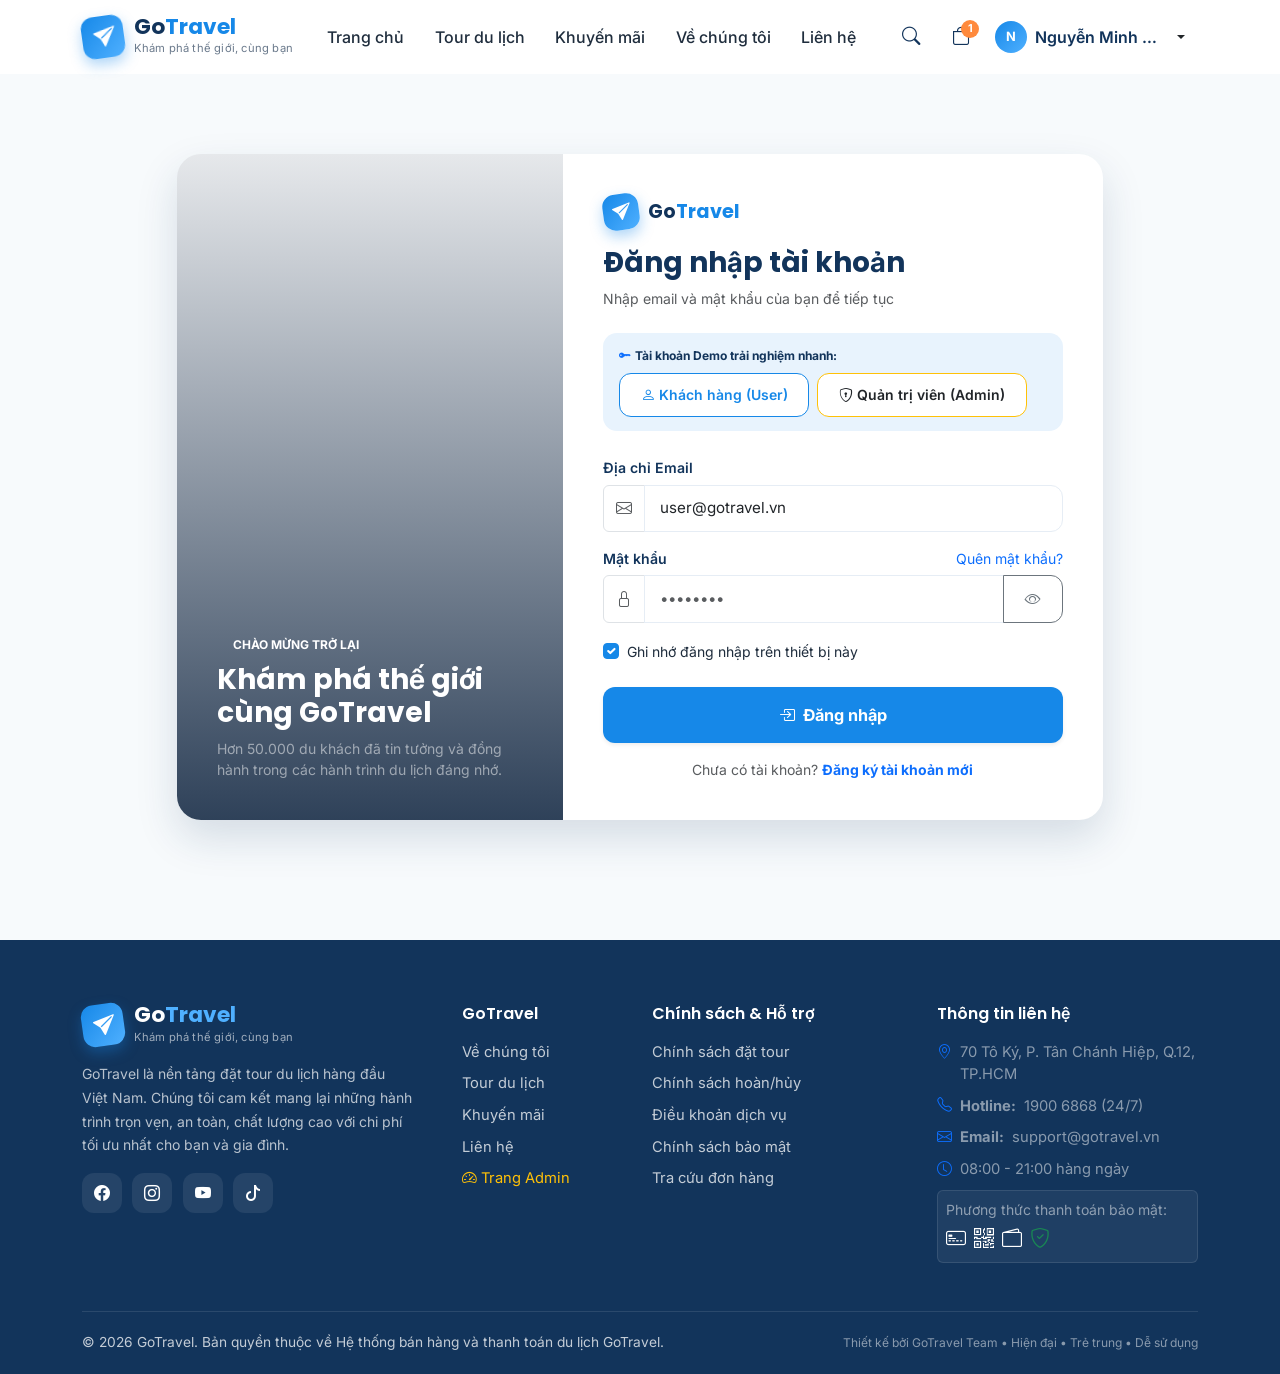
<file: admin.html>
﻿<!DOCTYPE html>
<html lang="vi">
<head>
  <meta charset="UTF-8">
  <meta name="viewport" content="width=device-width, initial-scale=1.0">
  <title>Admin Portal - GoTravel Quản Trị Hệ Thống</title>
  
  <link rel="preconnect" href="https://fonts.googleapis.com">
  <link rel="preconnect" href="https://fonts.gstatic.com" crossorigin>
  <link href="https://fonts.googleapis.com/css2?family=Inter:wght@400;500;600;700&family=Poppins:wght@500;600;700;800&display=swap" rel="stylesheet">
  
  <link href="https://cdn.jsdelivr.net/npm/bootstrap@5.3.3/dist/css/bootstrap.min.css" rel="stylesheet">
  <link href="https://cdn.jsdelivr.net/npm/bootstrap-icons@1.11.3/font/bootstrap-icons.min.css" rel="stylesheet">
  <link rel="stylesheet" href="css/style.css">
  <link rel="stylesheet" href="css/admin.css">
</head>
<body style="padding-top: 0; background:#f4f7fb;">

  <div class="admin-layout">
    <!-- Admin Sidebar -->
    <aside class="admin-sidebar" id="admin-sidebar">
      <div class="admin-brand">
        <div class="brand-icon" style="width:38px;height:38px;font-size:1.15rem;">
          <i class="bi bi-send-fill"></i>
        </div>
        <div>
          <div class="brand-name text-white" style="font-size:1.25rem;">Go<span style="color:#4fb0ff;">Travel</span></div>
          <small class="text-white-50" style="font-size:.7rem;">Admin Control Center</small>
        </div>
      </div>

      <nav class="admin-nav">
        <a class="admin-nav-item active" onclick="switchAdminSection('dashboard', this)">
          <i class="bi bi-speedometer2"></i>
          <span>Dashboard</span>
        </a>
        <a class="admin-nav-item" onclick="switchAdminSection('tours', this)">
          <i class="bi bi-geo-alt"></i>
          <span>Quản lý Tour</span>
        </a>
        <a class="admin-nav-item" onclick="switchAdminSection('orders', this)">
          <i class="bi bi-receipt"></i>
          <span>Quản lý Đơn hàng</span>
        </a>
        <a class="admin-nav-item" onclick="switchAdminSection('customers', this)">
          <i class="bi bi-people"></i>
          <span>Quản lý Khách hàng</span>
        </a>
        <a class="admin-nav-item" onclick="switchAdminSection('coupons', this)">
          <i class="bi bi-tag"></i>
          <span>Quản lý Khuyến mãi</span>
        </a>

        <hr style="border-color: rgba(255,255,255,.15); margin: 1rem 0;">

        <a href="index.html" class="admin-nav-item text-warning">
          <i class="bi bi-globe"></i>
          <span>Xem Trang Khách Hàng</span>
        </a>
        <a href="javascript:void(0)" class="admin-nav-item text-danger" onclick="adminLogout()">
          <i class="bi bi-box-arrow-right"></i>
          <span>Đăng xuất Admin</span>
        </a>
      </nav>

      <div class="p-3 border-top border-secondary text-white-50 small">
        <div class="d-flex align-items-center gap-2">
          <div class="avatar bg-primary" style="width:28px;height:28px;font-size:.75rem;">A</div>
          <div class="text-truncate">
            <strong class="text-white d-block" id="admin-user-name">Quản trị viên</strong>
            <span style="font-size:.7rem;">admin@gotravel.vn</span>
          </div>
        </div>
      </div>
    </aside>

    <!-- Admin Main Area -->
    <main class="admin-main">
      <!-- Topbar -->
      <header class="admin-topbar">
        <div class="d-flex align-items-center gap-3">
          <button class="btn btn-sm btn-outline-secondary d-lg-none" onclick="document.getElementById('admin-sidebar').classList.toggle('show')">
            <i class="bi bi-list fs-5"></i>
          </button>
          <h5 class="fw-bold text-navy m-0" id="admin-section-title">Tổng quan hệ thống (Dashboard)</h5>
        </div>

        <div class="d-flex align-items-center gap-3">
          <span class="badge bg-success-subtle text-success px-3 py-2 fw-bold">
            <i class="bi bi-circle-fill me-1" style="font-size:.5rem;"></i>Hệ thống Online
          </span>
          <a href="tours.html" class="btn btn-outline-gt btn-sm" target="_blank">
            <i class="bi bi-box-arrow-up-right me-1"></i>Xem website
          </a>
        </div>
      </header>

      <!-- Content Sections Container -->
      <div class="admin-content">
        <!-- 1. DASHBOARD OVERVIEW -->
        <section id="sec-dashboard">
          <!-- 4 Stat Cards -->
          <div class="row g-3 mb-4">
            <div class="col-12 col-sm-6 col-xl-3">
              <div class="stat-card">
                <div class="stat-icon pastel-orange"><i class="bi bi-cash-stack"></i></div>
                <div>
                  <small>Tổng doanh thu</small>
                  <h3 id="stat-revenue">0đ</h3>
                </div>
              </div>
            </div>
            <div class="col-12 col-sm-6 col-xl-3">
              <div class="stat-card">
                <div class="stat-icon pastel-blue"><i class="bi bi-receipt-cutoff"></i></div>
                <div>
                  <small>Tổng đơn hàng</small>
                  <h3 id="stat-orders">0</h3>
                </div>
              </div>
            </div>
            <div class="col-12 col-sm-6 col-xl-3">
              <div class="stat-card">
                <div class="stat-icon pastel-green"><i class="bi bi-people-fill"></i></div>
                <div>
                  <small>Tổng khách hàng</small>
                  <h3 id="stat-customers">0</h3>
                </div>
              </div>
            </div>
            <div class="col-12 col-sm-6 col-xl-3">
              <div class="stat-card">
                <div class="stat-icon pastel-purple"><i class="bi bi-map-fill"></i></div>
                <div>
                  <small>Tour đang bán</small>
                  <h3 id="stat-tours">0</h3>
                </div>
              </div>
            </div>
          </div>

          <!-- Revenue Chart & Recent Orders -->
          <div class="row g-4">
            <div class="col-12 col-lg-7">
              <div class="card-gt shadow-sm h-100">
                <div class="d-flex justify-content-between align-items-center mb-3">
                  <h6 class="fw-bold text-navy m-0"><i class="bi bi-bar-chart-line text-primary me-2"></i>Doanh thu 6 tháng gần nhất (Triệu đồng)</h6>
                  <span class="badge bg-light text-muted">2026</span>
                </div>
                <!-- Custom CSS Bar Chart -->
                <div class="admin-chart-bar" id="revenue-chart-bar">
                  <div class="bar-col">
                    <div class="bar-fill" style="height: 45%;"><span class="bar-val">45M</span></div>
                    <span class="bar-label">T5</span>
                  </div>
                  <div class="bar-col">
                    <div class="bar-fill" style="height: 60%;"><span class="bar-val">68M</span></div>
                    <span class="bar-label">T6</span>
                  </div>
                  <div class="bar-col">
                    <div class="bar-fill" style="height: 85%;"><span class="bar-val">92M</span></div>
                    <span class="bar-label">T7</span>
                  </div>
                  <div class="bar-col">
                    <div class="bar-fill" style="height: 95%;"><span class="bar-val">115M</span></div>
                    <span class="bar-label">T8</span>
                  </div>
                  <div class="bar-col">
                    <div class="bar-fill" style="height: 75%;"><span class="bar-val">84M</span></div>
                    <span class="bar-label">T9</span>
                  </div>
                  <div class="bar-col">
                    <div class="bar-fill" style="height: 90%; background:linear-gradient(180deg, #FF8A3D, #ffaa6b);"><span class="bar-val">98M</span></div>
                    <span class="bar-label">T10</span>
                  </div>
                </div>
              </div>
            </div>

            <div class="col-12 col-lg-5">
              <div class="card-gt shadow-sm h-100">
                <div class="d-flex justify-content-between align-items-center mb-3">
                  <h6 class="fw-bold text-navy m-0"><i class="bi bi-clock-history text-primary me-2"></i>Đơn hàng mới nhất</h6>
                  <button class="btn btn-sm btn-link p-0" onclick="switchAdminSection('orders')">Tất cả</button>
                </div>
                <div class="d-flex flex-column gap-2" id="recent-orders-list">
                  <!-- Injected by JS -->
                </div>
              </div>
            </div>
          </div>
        </section>

        <!-- 2. QUẢN LÝ TOUR -->
        <section id="sec-tours" class="d-none">
          <div class="card-gt shadow-sm mb-4">
            <div class="d-flex flex-wrap justify-content-between align-items-center gap-3 mb-3">
              <div>
                <h5 class="fw-bold text-navy m-0">Danh sách Tour du lịch</h5>
                <small class="text-muted">Quản lý, chỉnh sửa giá và cập nhật trạng thái các tour</small>
              </div>
              <button class="btn btn-orange" onclick="openTourModal()">
                <i class="bi bi-plus-circle me-1"></i>+ Thêm Tour Mới
              </button>
            </div>

            <div class="table-responsive">
              <table class="table table-gt">
                <thead>
                  <tr>
                    <th>Ảnh</th>
                    <th>Tên tour</th>
                    <th>Điểm đến</th>
                    <th>Giá bán</th>
                    <th>Số chỗ</th>
                    <th>Trạng thái</th>
                    <th class="text-end">Hành động</th>
                  </tr>
                </thead>
                <tbody id="admin-tours-tbody">
                  <!-- Injected by JS -->
                </tbody>
              </table>
            </div>
          </div>
        </section>

        <!-- 3. QUẢN LÝ ĐƠN HÀNG -->
        <section id="sec-orders" class="d-none">
          <div class="card-gt shadow-sm mb-4">
            <div class="d-flex flex-wrap justify-content-between align-items-center gap-3 mb-3">
              <div>
                <h5 class="fw-bold text-navy m-0">Quản lý Đơn hàng & Đặt chỗ</h5>
                <small class="text-muted">Theo dõi và cập nhật trạng thái thanh toán của khách hàng</small>
              </div>

              <!-- Filter tabs -->
              <div class="filter-pills d-flex flex-wrap gap-1" id="admin-order-filters">
                <button class="btn btn-sm active" onclick="filterAdminOrders('all', this)">Tất cả</button>
                <button class="btn btn-sm" onclick="filterAdminOrders('pending', this)">Chờ thanh toán</button>
                <button class="btn btn-sm" onclick="filterAdminOrders('paid', this)">Đã thanh toán</button>
                <button class="btn btn-sm" onclick="filterAdminOrders('confirmed', this)">Đã xác nhận</button>
                <button class="btn btn-sm" onclick="filterAdminOrders('completed', this)">Hoàn thành</button>
                <button class="btn btn-sm" onclick="filterAdminOrders('cancelled', this)">Đã hủy</button>
              </div>
            </div>

            <div class="table-responsive">
              <table class="table table-gt">
                <thead>
                  <tr>
                    <th>Mã đơn</th>
                    <th>Khách hàng</th>
                    <th>Tour</th>
                    <th>Ngày đặt</th>
                    <th>Tổng tiền</th>
                    <th>Trạng thái</th>
                    <th class="text-end">Cập nhật</th>
                  </tr>
                </thead>
                <tbody id="admin-orders-tbody">
                  <!-- Injected by JS -->
                </tbody>
              </table>
            </div>
          </div>
        </section>

        <!-- 4. QUẢN LÝ KHÁCH HÀNG -->
        <section id="sec-customers" class="d-none">
          <div class="card-gt shadow-sm mb-4">
            <div class="d-flex justify-content-between align-items-center mb-3">
              <div>
                <h5 class="fw-bold text-navy m-0">Quản lý Khách hàng</h5>
                <small class="text-muted">Danh sách thành viên đăng ký trong hệ thống</small>
              </div>
            </div>

            <div class="table-responsive">
              <table class="table table-gt">
                <thead>
                  <tr>
                    <th>ID</th>
                    <th>Họ và tên</th>
                    <th>Email</th>
                    <th>Số điện thoại</th>
                    <th>Vai trò</th>
                    <th>Trạng thái</th>
                    <th class="text-end">Khóa / Mở</th>
                  </tr>
                </thead>
                <tbody id="admin-customers-tbody">
                  <!-- Injected by JS -->
                </tbody>
              </table>
            </div>
          </div>
        </section>

        <!-- 5. QUẢN LÝ KHUYẾN MÃI -->
        <section id="sec-coupons" class="d-none">
          <div class="card-gt shadow-sm mb-4">
            <div class="d-flex justify-content-between align-items-center mb-3">
              <div>
                <h5 class="fw-bold text-navy m-0">Quản lý Mã Khuyến Mãi / Voucher</h5>
                <small class="text-muted">Tạo mới và kiểm soát mã giảm giá hệ thống</small>
              </div>
              <button class="btn btn-orange" onclick="openCouponModal()">
                <i class="bi bi-plus-circle me-1"></i>+ Tạo Mã Giảm Giá
              </button>
            </div>

            <div class="table-responsive">
              <table class="table table-gt">
                <thead>
                  <tr>
                    <th>Mã Voucher</th>
                    <th>Mức giảm</th>
                    <th>Đơn tối thiểu</th>
                    <th>Mô tả</th>
                    <th>Trạng thái</th>
                    <th class="text-end">Thao tác</th>
                  </tr>
                </thead>
                <tbody id="admin-coupons-tbody">
                  <!-- Injected by JS -->
                </tbody>
              </table>
            </div>
          </div>
        </section>
      </div>
    </main>
  </div>

  <!-- Modal Thêm/Sửa Tour -->
  <div class="modal fade" id="tourModal" tabindex="-1" aria-hidden="true">
    <div class="modal-dialog modal-dialog-centered modal-lg">
      <div class="modal-content border-0 shadow-lg" style="border-radius:20px;">
        <div class="modal-header">
          <h5 class="modal-title fw-bold text-navy" id="tourModalTitle">Thêm Tour Du Lịch Mới</h5>
          <button type="button" class="btn-close" data-bs-dismiss="modal" aria-label="Close"></button>
        </div>
        <form id="tour-crud-form" onsubmit="handleSaveTour(event)">
          <div class="modal-body py-4">
            <input type="hidden" id="tour-crud-id">
            <div class="row g-3">
              <div class="col-12 col-md-8">
                <label class="form-label">Tên Tour <span class="text-danger">*</span></label>
                <input type="text" class="form-control" id="t-name" required placeholder="Ví dụ: Hạ Long – Ngắm vịnh 2N1Đ">
              </div>
              <div class="col-12 col-md-4">
                <label class="form-label">Huy hiệu (Badge)</label>
                <select class="form-select" id="t-badge">
                  <option value="Bán chạy">Bán chạy</option>
                  <option value="Khuyến mãi">Khuyến mãi</option>
                  <option value="Yêu thích">Yêu thích</option>
                  <option value="Mới">Mới</option>
                  <option value="Hot">Hot</option>
                </select>
              </div>
              <div class="col-12 col-md-4">
                <label class="form-label">Điểm đến <span class="text-danger">*</span></label>
                <input type="text" class="form-control" id="t-destination" required placeholder="Hạ Long">
              </div>
              <div class="col-12 col-md-4">
                <label class="form-label">Khu vực</label>
                <select class="form-select" id="t-region">
                  <option value="Miền Bắc">Miền Bắc</option>
                  <option value="Miền Trung">Miền Trung</option>
                  <option value="Miền Nam">Miền Nam</option>
                  <option value="Tây Nguyên">Tây Nguyên</option>
                </select>
              </div>
              <div class="col-12 col-md-4">
                <label class="form-label">Loại hình</label>
                <select class="form-select" id="t-type">
                  <option value="Biển đảo">Biển đảo</option>
                  <option value="Khám phá">Khám phá</option>
                  <option value="Nghỉ dưỡng">Nghỉ dưỡng</option>
                  <option value="Núi rừng">Núi rừng</option>
                  <option value="Văn hóa">Văn hóa</option>
                </select>
              </div>
              <div class="col-6 col-md-3">
                <label class="form-label">Số ngày</label>
                <input type="number" class="form-control" id="t-days" value="3" min="1" required>
              </div>
              <div class="col-6 col-md-3">
                <label class="form-label">Số đêm</label>
                <input type="number" class="form-control" id="t-nights" value="2" min="0" required>
              </div>
              <div class="col-12 col-md-6">
                <label class="form-label">Khởi hành từ</label>
                <input type="text" class="form-control" id="t-depart" value="Hà Nội" required>
              </div>
              <div class="col-12 col-md-6">
                <label class="form-label">Giá bán hiện tại (VND) <span class="text-danger">*</span></label>
                <input type="number" class="form-control" id="t-price" required placeholder="2990000">
              </div>
              <div class="col-12 col-md-6">
                <label class="form-label">Giá gốc / Giá cũ (VND)</label>
                <input type="number" class="form-control" id="t-oldprice" placeholder="3500000">
              </div>
              <div class="col-12">
                <label class="form-label">URL Ảnh đại diện</label>
                <input type="url" class="form-control" id="t-img" placeholder="https://images.unsplash.com/...">
              </div>
              <div class="col-12">
                <label class="form-label">Mô tả tổng quan</label>
                <textarea class="form-control" id="t-overview" rows="3" placeholder="Mô tả tóm tắt điểm nổi bật của tour..."></textarea>
              </div>
            </div>
          </div>
          <div class="modal-footer">
            <button type="button" class="btn btn-secondary px-4" data-bs-dismiss="modal">Hủy</button>
            <button type="submit" class="btn btn-orange px-4">Lưu Tour</button>
          </div>
        </form>
      </div>
    </div>
  </div>

  <!-- Modal Thêm Mã Giảm Giá -->
  <div class="modal fade" id="couponModal" tabindex="-1" aria-hidden="true">
    <div class="modal-dialog modal-dialog-centered">
      <div class="modal-content border-0 shadow-lg" style="border-radius:20px;">
        <div class="modal-header">
          <h5 class="modal-title fw-bold text-navy">Tạo Mã Giảm Giá Mới</h5>
          <button type="button" class="btn-close" data-bs-dismiss="modal" aria-label="Close"></button>
        </div>
        <form id="coupon-crud-form" onsubmit="handleSaveCoupon(event)">
          <div class="modal-body py-3">
            <div class="mb-3">
              <label class="form-label">Mã code (viết hoa không dấu) <span class="text-danger">*</span></label>
              <input type="text" class="form-control text-uppercase" id="cp-code" required placeholder="VÍ DỤ: SALE2026">
            </div>
            <div class="row g-2 mb-3">
              <div class="col-6">
                <label class="form-label">Loại giảm giá</label>
                <select class="form-select" id="cp-type">
                  <option value="percent">Phần trăm (%)</option>
                  <option value="fixed">Số tiền cố định (đ)</option>
                </select>
              </div>
              <div class="col-6">
                <label class="form-label">Giá trị giảm <span class="text-danger">*</span></label>
                <input type="number" class="form-control" id="cp-value" required placeholder="10 (hoặc 500000)">
              </div>
            </div>
            <div class="mb-3">
              <label class="form-label">Mô tả hiển thị</label>
              <input type="text" class="form-control" id="cp-desc" placeholder="Giảm 10% cho đơn hàng bất kỳ...">
            </div>
          </div>
          <div class="modal-footer">
            <button type="button" class="btn btn-secondary" data-bs-dismiss="modal">Hủy</button>
            <button type="submit" class="btn btn-orange">Tạo Mã</button>
          </div>
        </form>
      </div>
    </div>
  </div>

  <script src="https://cdn.jsdelivr.net/npm/bootstrap@5.3.3/dist/js/bootstrap.bundle.min.js"></script>
  <script src="js/data.js"></script>
  <script src="js/api.js"></script>
  <script src="js/app.js"></script>
  <script src="js/admin.js"></script>
</body>
</html>
</file>
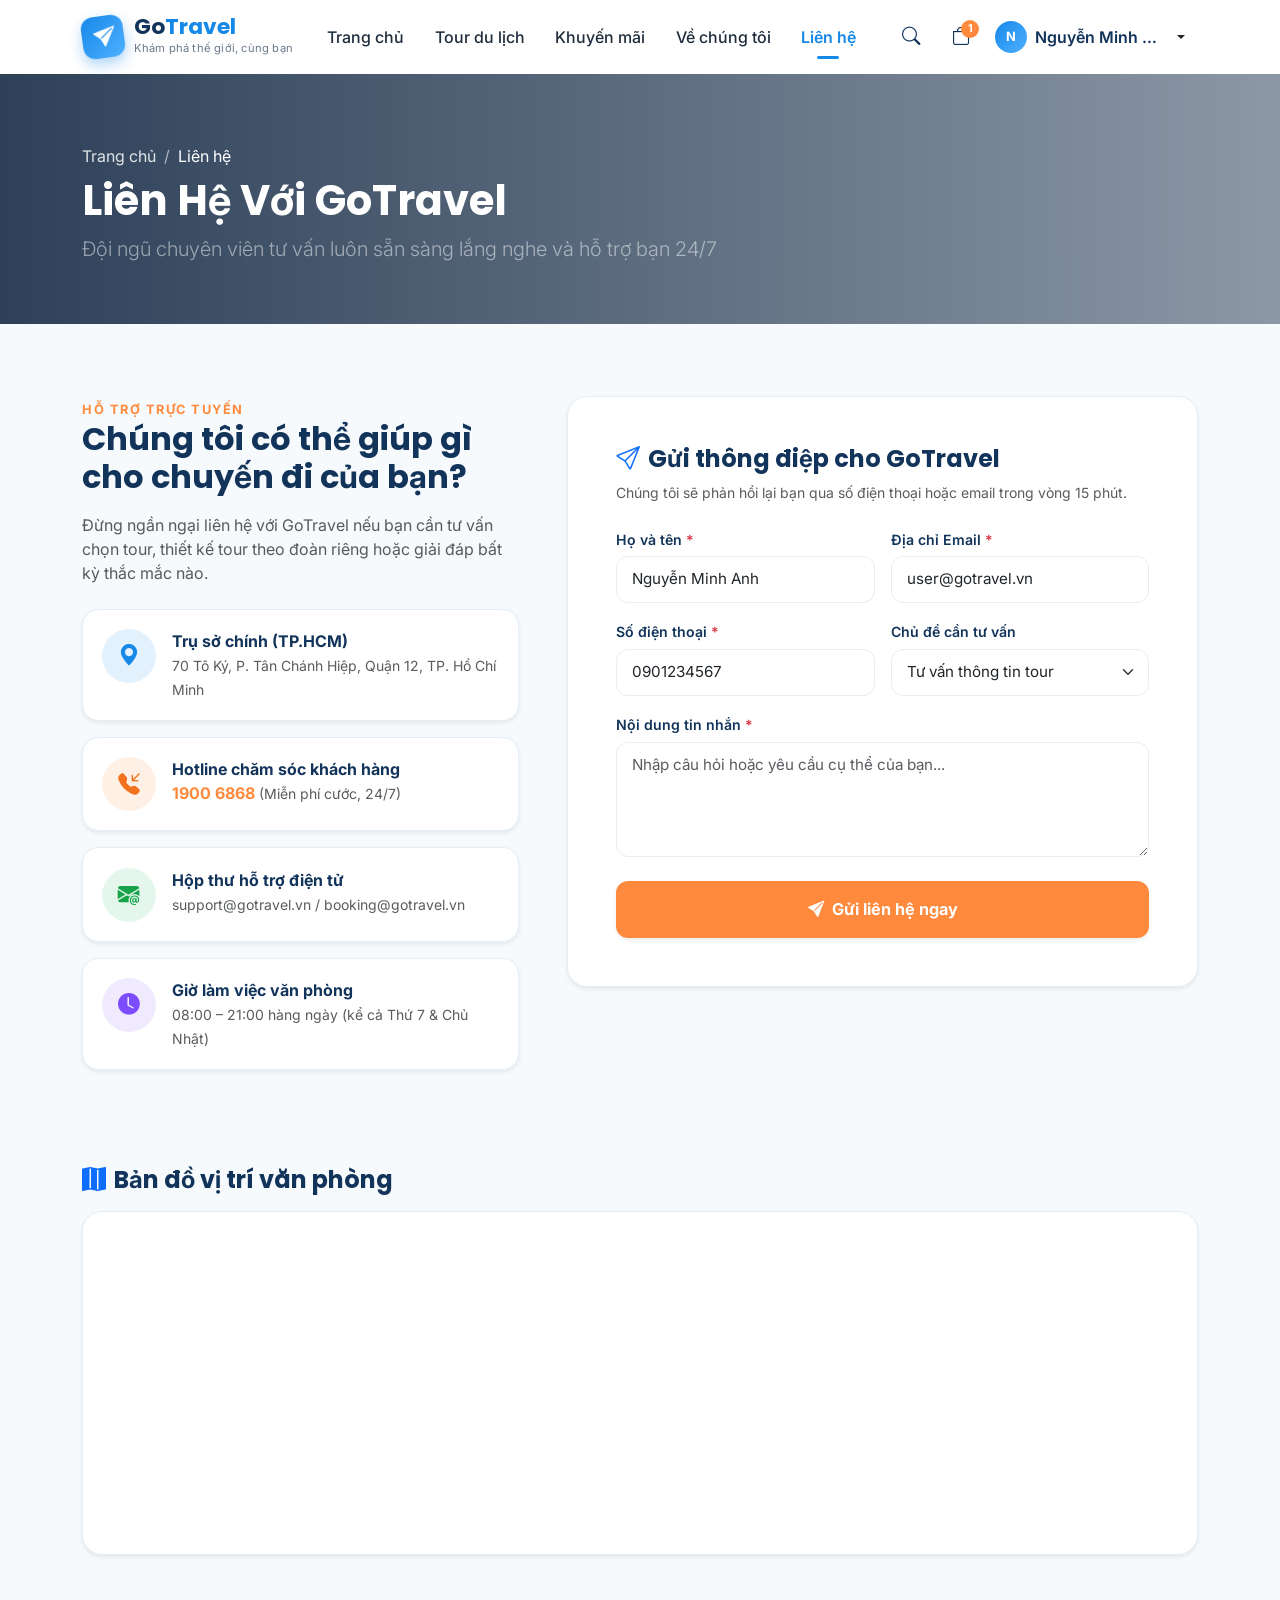
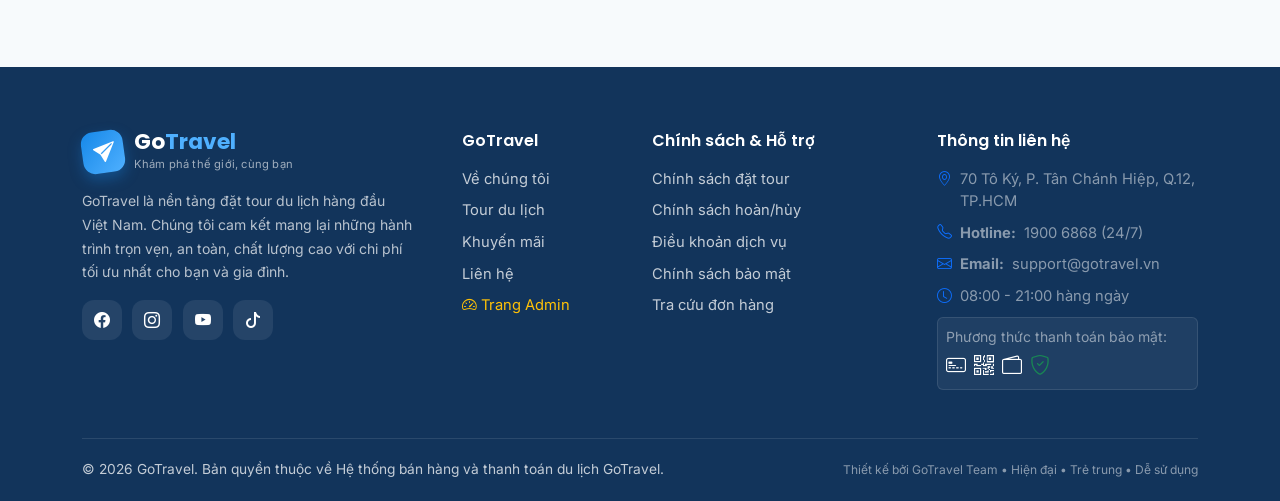
<file: contact.html>
﻿<!DOCTYPE html>
<html lang="vi">
<head>
  <meta charset="UTF-8">
  <meta name="viewport" content="width=device-width, initial-scale=1.0">
  <title>Liên Hệ - GoTravel</title>
  <meta name="description" content="Liên hệ trung tâm tư vấn khách hàng và hỗ trợ đặt tour GoTravel. Hotline 1900 6868 phục vụ 24/7.">
  
  <link rel="preconnect" href="https://fonts.googleapis.com">
  <link rel="preconnect" href="https://fonts.gstatic.com" crossorigin>
  <link href="https://fonts.googleapis.com/css2?family=Inter:wght@400;500;600;700&family=Poppins:wght@500;600;700;800&display=swap" rel="stylesheet">
  
  <link href="https://cdn.jsdelivr.net/npm/bootstrap@5.3.3/dist/css/bootstrap.min.css" rel="stylesheet">
  <link href="https://cdn.jsdelivr.net/npm/bootstrap-icons@1.11.3/font/bootstrap-icons.min.css" rel="stylesheet">
  <link rel="stylesheet" href="css/style.css">
</head>
<body>

  <div id="site-header-container"></div>

  <!-- Page Banner -->
  <section class="page-banner" style="background-image: url('https://images.unsplash.com/photo-1501785888041-af3ef285b470?auto=format&fit=crop&w=1920&q=80');">
    <div class="container">
      <nav aria-label="breadcrumb">
        <ol class="breadcrumb mb-2">
          <li class="breadcrumb-item"><a href="index.html">Trang chủ</a></li>
          <li class="breadcrumb-item active" aria-current="page">Liên hệ</li>
        </ol>
      </nav>
      <h1 class="display-5 fw-bold mb-2">Liên Hệ Với GoTravel</h1>
      <p class="lead mb-0 text-white-50">Đội ngũ chuyên viên tư vấn luôn sẵn sàng lắng nghe và hỗ trợ bạn 24/7</p>
    </div>
  </section>

  <main class="section">
    <div class="container">
      <div class="row g-5">
        <!-- Contact Information (Left) -->
        <div class="col-12 col-lg-5">
          <span class="section-eyebrow">HỖ TRỢ TRỰC TUYẾN</span>
          <h2 class="fw-bold text-navy mb-3">Chúng tôi có thể giúp gì cho chuyến đi của bạn?</h2>
          <p class="text-muted mb-4">
            Đừng ngần ngại liên hệ với GoTravel nếu bạn cần tư vấn chọn tour, thiết kế tour theo đoàn riêng hoặc giải đáp bất kỳ thắc mắc nào.
          </p>

          <div class="d-flex flex-column gap-3 mb-4">
            <div class="contact-item shadow-sm">
              <div class="usp-icon pastel-blue">
                <i class="bi bi-geo-alt-fill"></i>
              </div>
              <div>
                <strong class="d-block text-navy">Trụ sở chính (TP.HCM)</strong>
                <small class="text-muted">70 Tô Ký, P. Tân Chánh Hiệp, Quận 12, TP. Hồ Chí Minh</small>
              </div>
            </div>

            <div class="contact-item shadow-sm">
              <div class="usp-icon pastel-orange">
                <i class="bi bi-telephone-inbound-fill"></i>
              </div>
              <div>
                <strong class="d-block text-navy">Hotline chăm sóc khách hàng</strong>
                <small class="text-muted"><strong class="text-orange fs-6">1900 6868</strong> (Miễn phí cước, 24/7)</small>
              </div>
            </div>

            <div class="contact-item shadow-sm">
              <div class="usp-icon pastel-green">
                <i class="bi bi-envelope-at-fill"></i>
              </div>
              <div>
                <strong class="d-block text-navy">Hộp thư hỗ trợ điện tử</strong>
                <small class="text-muted">support@gotravel.vn / booking@gotravel.vn</small>
              </div>
            </div>

            <div class="contact-item shadow-sm">
              <div class="usp-icon pastel-purple">
                <i class="bi bi-clock-fill"></i>
              </div>
              <div>
                <strong class="d-block text-navy">Giờ làm việc văn phòng</strong>
                <small class="text-muted">08:00 – 21:00 hàng ngày (kể cả Thứ 7 & Chủ Nhật)</small>
              </div>
            </div>
          </div>
        </div>

        <!-- Contact Form (Right) -->
        <div class="col-12 col-lg-7">
          <div class="card-gt p-4 p-md-5 shadow-sm">
            <h4 class="fw-bold text-navy mb-2"><i class="bi bi-send text-primary me-2"></i>Gửi thông điệp cho GoTravel</h4>
            <p class="text-muted small mb-4">Chúng tôi sẽ phản hồi lại bạn qua số điện thoại hoặc email trong vòng 15 phút.</p>

            <form id="contact-form" onsubmit="handleContactSubmit(event)">
              <div class="row g-3 mb-3">
                <div class="col-12 col-md-6">
                  <label class="form-label">Họ và tên <span class="text-danger">*</span></label>
                  <input type="text" class="form-control" id="c-name" placeholder="Nguyễn Văn A" required>
                </div>
                <div class="col-12 col-md-6">
                  <label class="form-label">Địa chỉ Email <span class="text-danger">*</span></label>
                  <input type="email" class="form-control" id="c-email" placeholder="example@email.com" required>
                </div>
              </div>

              <div class="row g-3 mb-3">
                <div class="col-12 col-md-6">
                  <label class="form-label">Số điện thoại <span class="text-danger">*</span></label>
                  <input type="tel" class="form-control" id="c-phone" placeholder="0901234567" required pattern="[0-9]{9,11}">
                </div>
                <div class="col-12 col-md-6">
                  <label class="form-label">Chủ đề cần tư vấn</label>
                  <select class="form-select" id="c-topic">
                    <option value="tour">Tư vấn thông tin tour</option>
                    <option value="group">Đặt tour đoàn cho công ty/gia đình</option>
                    <option value="payment">Hỗ trợ thanh toán & hóa đơn</option>
                    <option value="feedback">Góp ý dịch vụ</option>
                  </select>
                </div>
              </div>

              <div class="mb-4">
                <label class="form-label">Nội dung tin nhắn <span class="text-danger">*</span></label>
                <textarea class="form-control" id="c-message" rows="4" placeholder="Nhập câu hỏi hoặc yêu cầu cụ thể của bạn..." required></textarea>
              </div>

              <button type="submit" class="btn btn-orange btn-lg w-100 py-3 fw-bold shadow-sm">
                <i class="bi bi-send-fill me-2"></i>Gửi liên hệ ngay
              </button>
            </form>
          </div>
        </div>
      </div>

      <!-- Google Maps Frame -->
      <div class="mt-5 pt-4">
        <h4 class="fw-bold text-navy mb-3"><i class="bi bi-map-fill text-primary me-2"></i>Bản đồ vị trí văn phòng</h4>
        <div class="card-gt p-2 shadow-sm">
          <iframe 
            class="map-frame"
            src="https://maps.google.com/maps?q=Công+viên+Phần+mềm+Quang+Trung,+Quận+12,+Hồ+Chí+Minh&t=&z=15&ie=UTF8&iwloc=&output=embed"
            allowfullscreen="" 
            loading="lazy">
          </iframe>
        </div>
      </div>
    </div>
  </main>

  <div id="site-footer-container"></div>

  <script src="https://cdn.jsdelivr.net/npm/bootstrap@5.3.3/dist/js/bootstrap.bundle.min.js"></script>
  <script src="js/data.js"></script>
  <script src="js/api.js"></script>
  <script src="js/app.js"></script>
  <script>
    document.addEventListener('DOMContentLoaded', () => {
      document.getElementById('site-header-container').innerHTML = GTApp.getHeaderHTML('contact');
      document.getElementById('site-footer-container').innerHTML = GTApp.getFooterHTML();
      GTApp.updateHeaderUser();
      GTApp.updateCartBadge();
      GTApp.setupSearchOverlay();

      // Prefill user details if logged in
      const u = GTStore.getCurrentUser();
      if (u) {
        document.getElementById('c-name').value = u.name || '';
        document.getElementById('c-email').value = u.email || '';
        document.getElementById('c-phone').value = u.phone || '';
      }
    });

    function handleContactSubmit(e) {
      e.preventDefault();
      const name = document.getElementById('c-name').value.trim();
      const msg = document.getElementById('c-message').value.trim();

      GTApp.toast(`Cảm ơn bạn ${name}! GoTravel đã nhận được tin nhắn và sẽ liên hệ lại sớm nhất.`, 'success');
      document.getElementById('c-message').value = '';
    }
  </script>
</body>
</html>
</file>
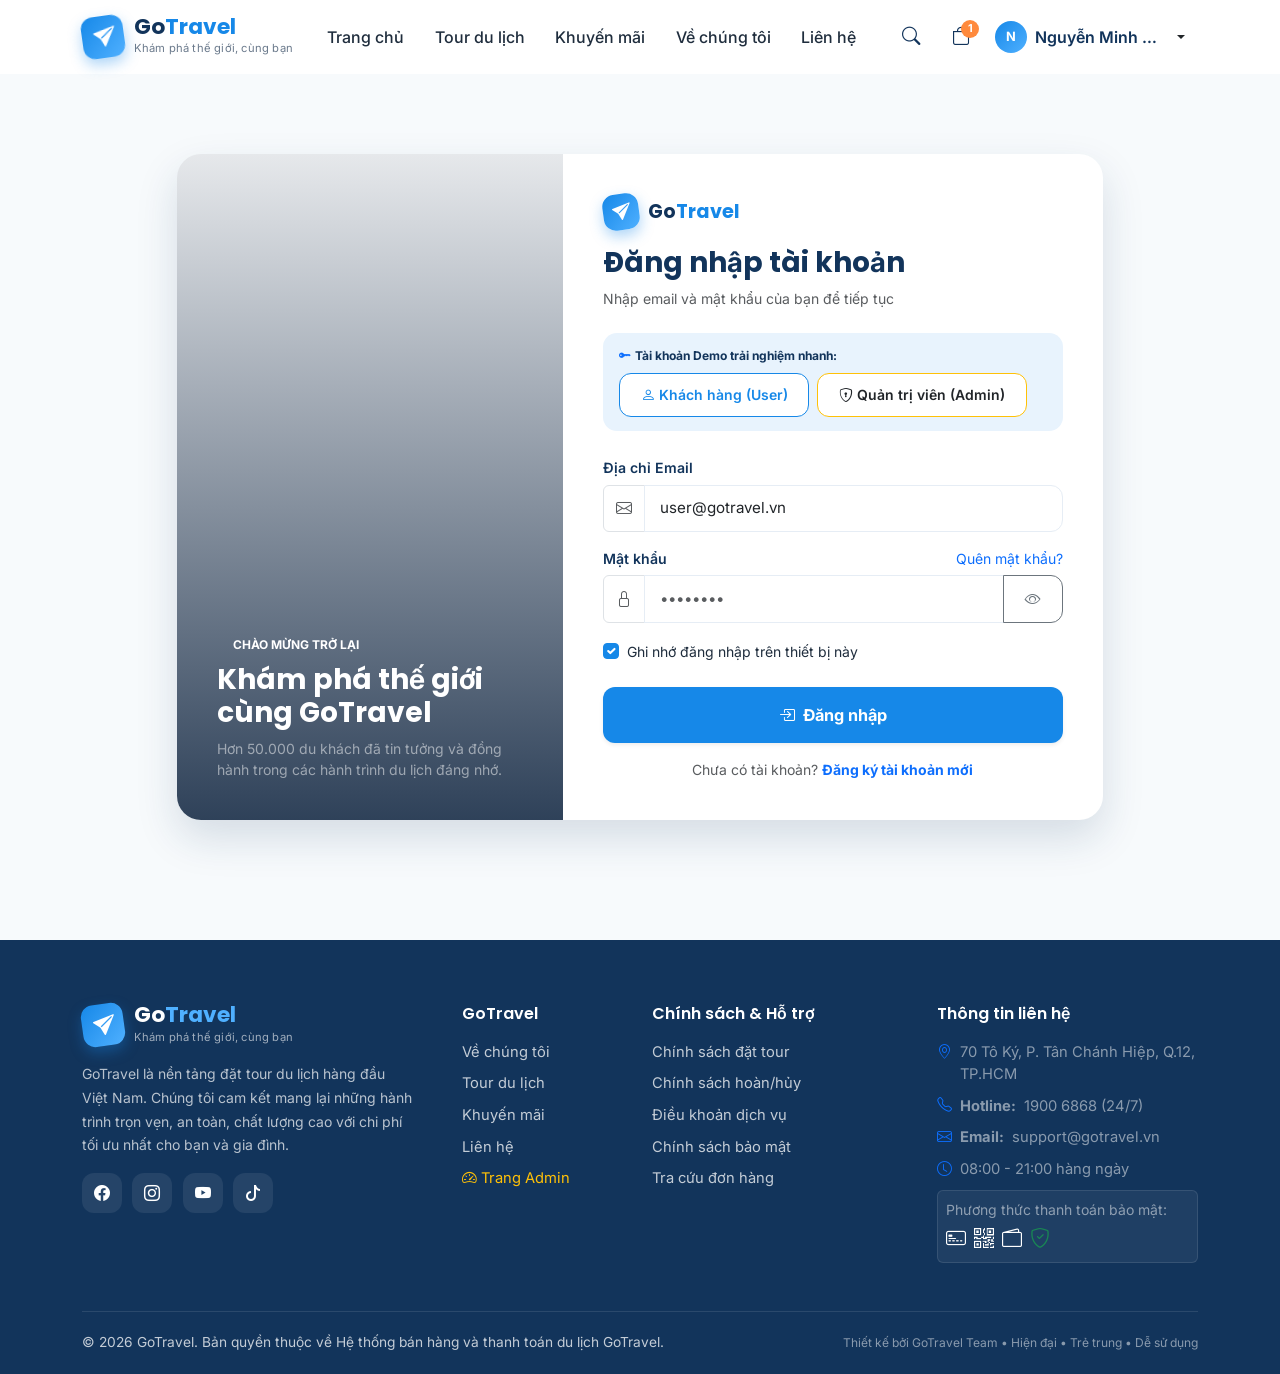
<file: login.html>
<!DOCTYPE html>
<html lang="vi">
<head>
  <meta charset="UTF-8">
  <meta name="viewport" content="width=device-width, initial-scale=1.0">
  <title>Đăng Nhập - GoTravel</title>
  <meta name="description" content="Đăng nhập tài khoản GoTravel để quản lý đơn đặt tour và nhận ưu đãi độc quyền.">
  
  <link rel="preconnect" href="https://fonts.googleapis.com">
  <link rel="preconnect" href="https://fonts.gstatic.com" crossorigin>
  <link href="https://fonts.googleapis.com/css2?family=Inter:wght@400;500;600;700&family=Poppins:wght@500;600;700;800&display=swap" rel="stylesheet">
  
  <link href="https://cdn.jsdelivr.net/npm/bootstrap@5.3.3/dist/css/bootstrap.min.css" rel="stylesheet">
  <link href="https://cdn.jsdelivr.net/npm/bootstrap-icons@1.11.3/font/bootstrap-icons.min.css" rel="stylesheet">
  <link rel="stylesheet" href="css/style.css">
</head>
<body class="bg-soft">

  <div id="site-header-container"></div>

  <div class="auth-wrap">
    <div class="container">
      <div class="row justify-content-center">
        <div class="col-12 col-lg-10">
          <div class="auth-card row g-0">
            <!-- Left Side Travel Image -->
            <div class="col-12 col-md-5 auth-side d-none d-md-flex" style="background-image: url('https://images.unsplash.com/photo-1528127269322-539801943592?auto=format&fit=crop&w=1000&q=80');">
              <div>
                <span class="badge bg-orange mb-2 px-3 py-1">CHÀO MỪNG TRỞ LẠI</span>
                <h3 class="fw-bold mb-2">Khám phá thế giới cùng GoTravel</h3>
                <p class="small text-white-50 mb-0">Hơn 50.000 du khách đã tin tưởng và đồng hành trong các hành trình du lịch đáng nhớ.</p>
              </div>
            </div>

            <!-- Right Side Login Form -->
            <div class="col-12 col-md-7 auth-form">
              <div class="mb-4">
                <a class="brand mb-3 d-inline-flex" href="index.html">
                  <div class="brand-icon" style="width:36px;height:36px;font-size:1.1rem;"><i class="bi bi-send-fill"></i></div>
                  <div class="brand-name" style="font-size:1.2rem;">Go<span>Travel</span></div>
                </a>
                <h2 class="fw-bold text-navy h3">Đăng nhập tài khoản</h2>
                <p class="text-muted small">Nhập email và mật khẩu của bạn để tiếp tục</p>
              </div>

              <!-- Demo accounts box -->
              <div class="demo-box mb-4">
                <div class="d-flex align-items-center justify-content-between mb-2">
                  <span class="fw-bold text-navy small"><i class="bi bi-key-fill text-primary me-1"></i>Tài khoản Demo trải nghiệm nhanh:</span>
                </div>
                <div class="d-flex flex-wrap gap-2">
                  <button type="button" class="btn btn-sm btn-outline-gt bg-white" onclick="fillDemo('user@gotravel.vn', '123456')">
                    <i class="bi bi-person me-1"></i>Khách hàng (User)
                  </button>
                  <button type="button" class="btn btn-sm btn-outline-warning text-dark bg-white" onclick="fillDemo('admin@gotravel.vn', 'admin123')">
                    <i class="bi bi-shield-lock me-1"></i>Quản trị viên (Admin)
                  </button>
                </div>
              </div>

              <form id="login-form" onsubmit="handleLoginSubmit(event)">
                <div class="mb-3">
                  <label class="form-label">Địa chỉ Email</label>
                  <div class="input-group">
                    <span class="input-group-text bg-white"><i class="bi bi-envelope text-muted"></i></span>
                    <input type="email" id="login-email" class="form-control" placeholder="nhapemail@gotravel.vn" required>
                  </div>
                </div>

                <div class="mb-3">
                  <div class="d-flex justify-content-between">
                    <label class="form-label">Mật khẩu</label>
                    <a href="javascript:void(0)" class="small text-primary" onclick="alert('Demo: Vui lòng sử dụng mật khẩu mặc định 123456 hoặc liên hệ hotline 1900 6868 để đặt lại mật khẩu.')">Quên mật khẩu?</a>
                  </div>
                  <div class="input-group">
                    <span class="input-group-text bg-white"><i class="bi bi-lock text-muted"></i></span>
                    <input type="password" id="login-password" class="form-control" placeholder="••••••••" required>
                    <button class="btn btn-outline-secondary" type="button" onclick="togglePassVisibility('login-password', this)">
                      <i class="bi bi-eye"></i>
                    </button>
                  </div>
                </div>

                <div class="form-check mb-4">
                  <input class="form-check-input" type="checkbox" id="remember-me" checked>
                  <label class="form-check-label small" for="remember-me">
                    Ghi nhớ đăng nhập trên thiết bị này
                  </label>
                </div>

                <button type="submit" class="btn btn-gt btn-lg w-100 py-3 fw-bold shadow-sm mb-3">
                  <i class="bi bi-box-arrow-in-right me-2"></i>Đăng nhập
                </button>

                <div class="text-center small text-muted">
                  Chưa có tài khoản? <a href="register.html" class="fw-bold text-primary">Đăng ký tài khoản mới</a>
                </div>
              </form>
            </div>
          </div>
        </div>
      </div>
    </div>
  </div>

  <div id="site-footer-container"></div>

  <script src="https://cdn.jsdelivr.net/npm/bootstrap@5.3.3/dist/js/bootstrap.bundle.min.js"></script>
  <script src="js/data.js"></script>
  <script src="js/api.js"></script>
  <script src="js/app.js"></script>
  <script>
    document.addEventListener('DOMContentLoaded', () => {
      document.getElementById('site-header-container').innerHTML = GTApp.getHeaderHTML();
      document.getElementById('site-footer-container').innerHTML = GTApp.getFooterHTML();
      GTApp.updateHeaderUser();
      GTApp.updateCartBadge();
      GTApp.setupSearchOverlay();

      // If already logged in, offer quick greeting
      const u = GTStore.getCurrentUser();
      if (u) {
        document.getElementById('login-email').value = u.email || '';
      }
    });

    function fillDemo(email, pass) {
      document.getElementById('login-email').value = email;
      document.getElementById('login-password').value = pass;
      GTApp.toast(`Đã điền thông tin demo: ${email}`, 'info');
    }

    function togglePassVisibility(id, btn) {
      const inp = document.getElementById(id);
      const isPass = inp.type === 'password';
      inp.type = isPass ? 'text' : 'password';
      btn.innerHTML = isPass ? '<i class="bi bi-eye-slash"></i>' : '<i class="bi bi-eye"></i>';
    }

    async function handleLoginSubmit(e) {
      e.preventDefault();
      const email = document.getElementById('login-email').value.trim();
      const pass = document.getElementById('login-password').value;

      // Authenticate directly with SQL Server Backend API
      const res = await GTStore.loginAsync(email, pass);
      if (!res.success) {
        GTApp.toast(res.message, 'error');
        return;
      }

      GTApp.toast(`Đăng nhập thành công! Xin chào ${res.user.name}`, 'success');

      setTimeout(() => {
        if (res.user.role === 'admin') {
          window.location.href = 'admin.html';
        } else {
          window.location.href = 'profile.html';
        }
      }, 700);
    }
  </script>
</body>
</html>
</file>
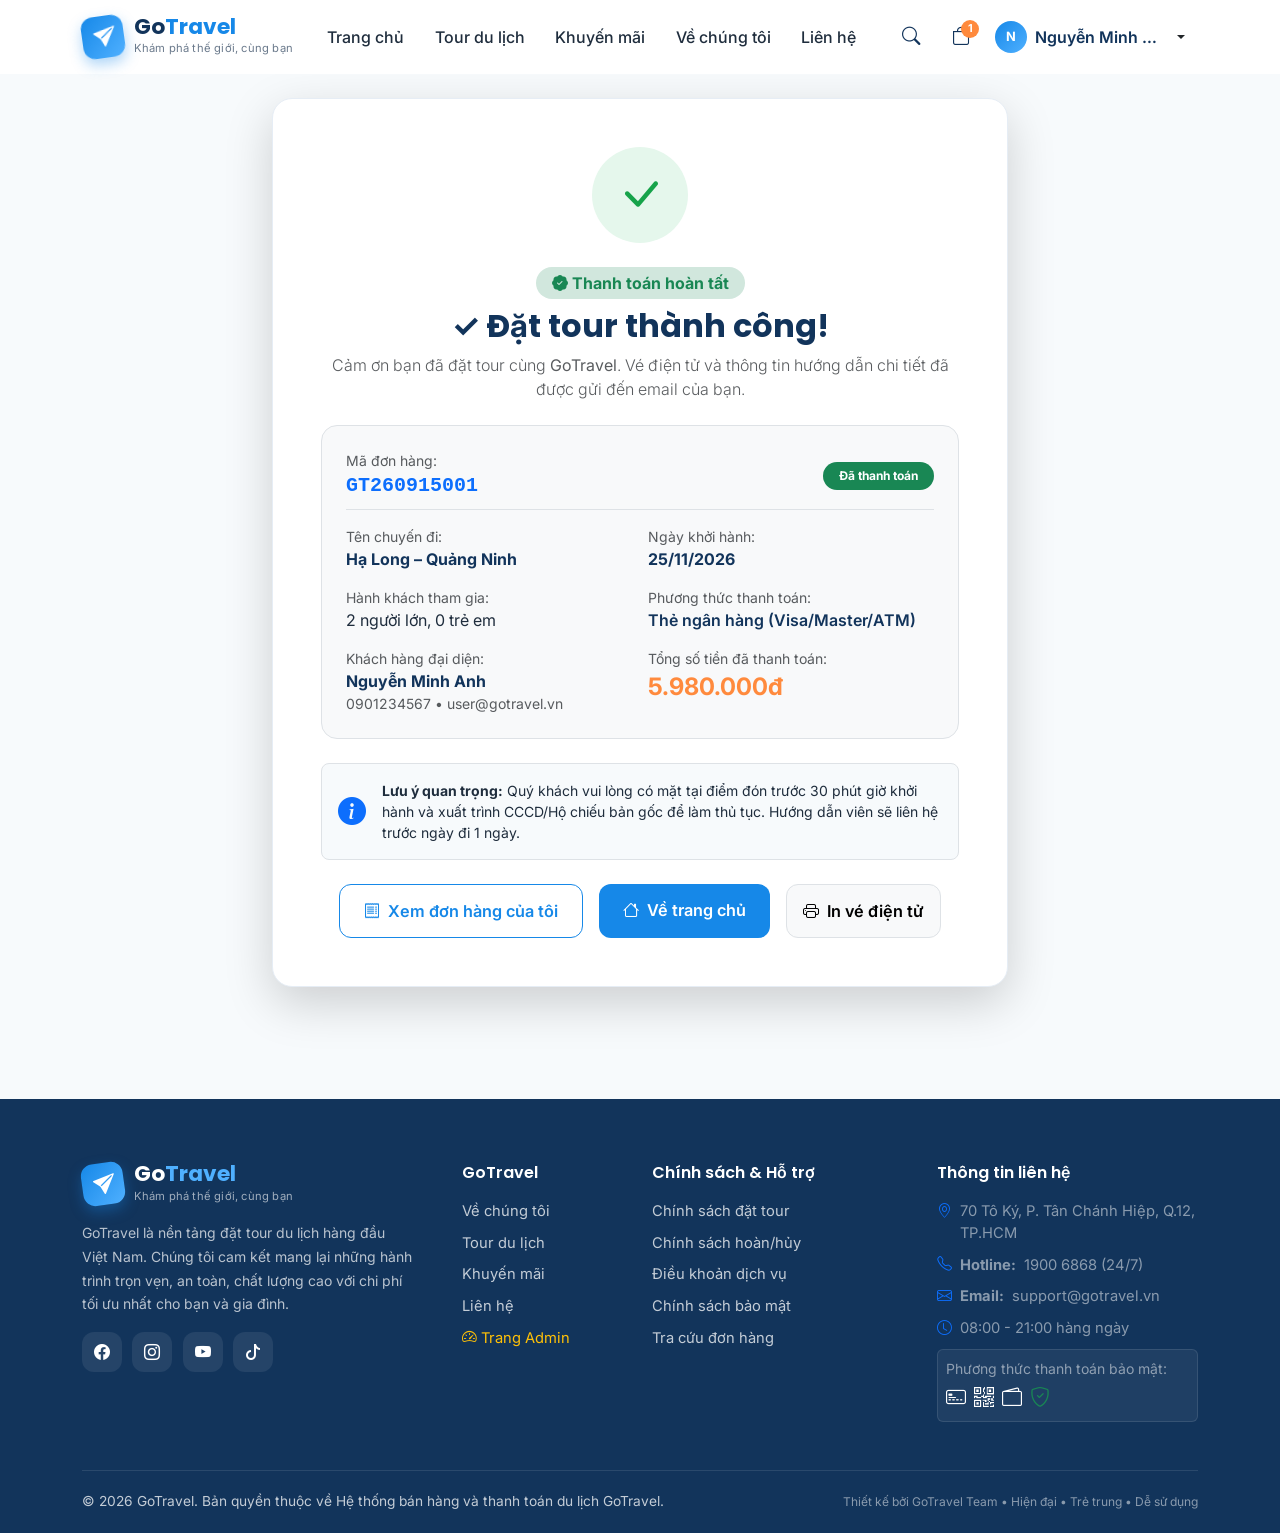
<file: payment-success.html>
﻿<!DOCTYPE html>
<html lang="vi">
<head>
  <meta charset="UTF-8">
  <meta name="viewport" content="width=device-width, initial-scale=1.0">
  <title>Đặt Tour Thành Công - GoTravel</title>
  <meta name="description" content="Chúc mừng bạn đã đặt tour thành công cùng GoTravel! Vé điện tử và hướng dẫn chuyến đi đã được gửi vào email.">
  
  <link rel="preconnect" href="https://fonts.googleapis.com">
  <link rel="preconnect" href="https://fonts.gstatic.com" crossorigin>
  <link href="https://fonts.googleapis.com/css2?family=Inter:wght@400;500;600;700&family=Poppins:wght@500;600;700;800&display=swap" rel="stylesheet">
  
  <link href="https://cdn.jsdelivr.net/npm/bootstrap@5.3.3/dist/css/bootstrap.min.css" rel="stylesheet">
  <link href="https://cdn.jsdelivr.net/npm/bootstrap-icons@1.11.3/font/bootstrap-icons.min.css" rel="stylesheet">
  <link rel="stylesheet" href="css/style.css">
</head>
<body>

  <div id="site-header-container"></div>

  <main class="section pt-4">
    <div class="container">
      <div class="row justify-content-center">
        <div class="col-12 col-md-10 col-lg-8">
          <div class="card-gt text-center p-4 p-md-5 shadow-lg">
            <!-- Pop icon -->
            <div class="success-icon mb-4">
              <i class="bi bi-check-lg"></i>
            </div>

            <span class="badge bg-success-subtle text-success fs-6 px-3 py-2 rounded-pill fw-bold mb-2">
              <i class="bi bi-patch-check-fill me-1"></i>Thanh toán hoàn tất
            </span>

            <h1 class="h2 fw-bold text-navy mb-2">✓ Đặt tour thành công!</h1>
            <p class="lead fs-6 text-muted mb-4">
              Cảm ơn bạn đã đặt tour cùng <strong>GoTravel</strong>. Vé điện tử và thông tin hướng dẫn chi tiết đã được gửi đến email của bạn.
            </p>

            <!-- Order Ticket Summary Box -->
            <div class="p-4 bg-light rounded-4 text-start mb-4 border">
              <div class="d-flex justify-content-between align-items-center mb-3 pb-2 border-bottom">
                <div>
                  <small class="text-muted d-block">Mã đơn hàng:</small>
                  <strong class="fs-5 text-primary font-monospace" id="suc-order-code">GT261004...</strong>
                </div>
                <span class="badge bg-success px-3 py-2 rounded-pill fw-bold">Đã thanh toán</span>
              </div>

              <div class="row g-3">
                <div class="col-12 col-sm-6">
                  <small class="text-muted d-block">Tên chuyến đi:</small>
                  <strong class="text-navy" id="suc-tour-name">--</strong>
                </div>
                <div class="col-12 col-sm-6">
                  <small class="text-muted d-block">Ngày khởi hành:</small>
                  <strong class="text-navy" id="suc-dep-date">--</strong>
                </div>
                <div class="col-12 col-sm-6">
                  <small class="text-muted d-block">Hành khách tham gia:</small>
                  <span id="suc-guests">--</span>
                </div>
                <div class="col-12 col-sm-6">
                  <small class="text-muted d-block">Phương thức thanh toán:</small>
                  <span id="suc-method" class="fw-semibold text-navy">Thẻ ngân hàng</span>
                </div>
                <div class="col-12 col-sm-6">
                  <small class="text-muted d-block">Khách hàng đại diện:</small>
                  <strong class="text-navy" id="suc-cust-name">--</strong>
                  <div class="small text-muted" id="suc-cust-phone">--</div>
                </div>
                <div class="col-12 col-sm-6">
                  <small class="text-muted d-block">Tổng số tiền đã thanh toán:</small>
                  <strong class="text-orange fs-4 fw-bold" id="suc-total">0đ</strong>
                </div>
              </div>
            </div>

            <div class="p-3 mb-4 rounded-3 text-start bg-soft d-flex gap-3 align-items-center border">
              <i class="bi bi-info-circle-fill text-primary fs-3"></i>
              <div class="small">
                <strong>Lưu ý quan trọng:</strong> Quý khách vui lòng có mặt tại điểm đón trước 30 phút giờ khởi hành và xuất trình CCCD/Hộ chiếu bản gốc để làm thủ tục. Hướng dẫn viên sẽ liên hệ trước ngày đi 1 ngày.
              </div>
            </div>

            <!-- Action buttons -->
            <div class="d-flex flex-wrap justify-content-center gap-3">
              <a href="profile.html?tab=orders" class="btn btn-outline-gt btn-lg px-4">
                <i class="bi bi-receipt me-2"></i>Xem đơn hàng của tôi
              </a>
              <a href="index.html" class="btn btn-gt btn-lg px-4">
                <i class="bi bi-house me-2"></i>Về trang chủ
              </a>
              <button class="btn btn-light btn-lg px-3 border" onclick="window.print()">
                <i class="bi bi-printer me-2"></i>In vé điện tử
              </button>
            </div>
          </div>
        </div>
      </div>
    </div>
  </main>

  <div id="site-footer-container"></div>

  <script src="https://cdn.jsdelivr.net/npm/bootstrap@5.3.3/dist/js/bootstrap.bundle.min.js"></script>
  <script src="js/data.js"></script>
  <script src="js/api.js"></script>
  <script src="js/app.js"></script>
  <script>
    document.addEventListener('DOMContentLoaded', () => {
      document.getElementById('site-header-container').innerHTML = GTApp.getHeaderHTML();
      document.getElementById('site-footer-container').innerHTML = GTApp.getFooterHTML();
      GTApp.updateHeaderUser();
      GTApp.updateCartBadge();
      GTApp.setupSearchOverlay();

      const urlParams = new URLSearchParams(window.location.search);
      const code = urlParams.get('code');
      const orders = GTStore.getOrders();
      const order = (code ? GTStore.getOrderByCode(code) : null) || orders[0];

      if (order) {
        document.getElementById('suc-order-code').textContent = order.code;
        document.getElementById('suc-tour-name').textContent = order.tourName;
        document.getElementById('suc-dep-date').textContent = GTApp.formatDateVN(order.date);
        document.getElementById('suc-guests').textContent = `${order.adults} người lớn, ${order.children || 0} trẻ em`;
        document.getElementById('suc-cust-name').textContent = order.customer ? order.customer.name : 'Khách hàng';
        document.getElementById('suc-cust-phone').textContent = `${order.customer ? order.customer.phone : ''} • ${order.customer ? order.customer.email : ''}`;
        document.getElementById('suc-total').textContent = GTApp.formatVND(order.total);

        let methodName = 'Thẻ ngân hàng (Visa/Master/ATM)';
        if (order.method === 'bank') methodName = 'Chuyển khoản VietQR 24/7';
        if (order.method === 'ewallet') methodName = 'Ví điện tử';
        document.getElementById('suc-method').textContent = methodName;
      }
    });
  </script>
</body>
</html>
</file>
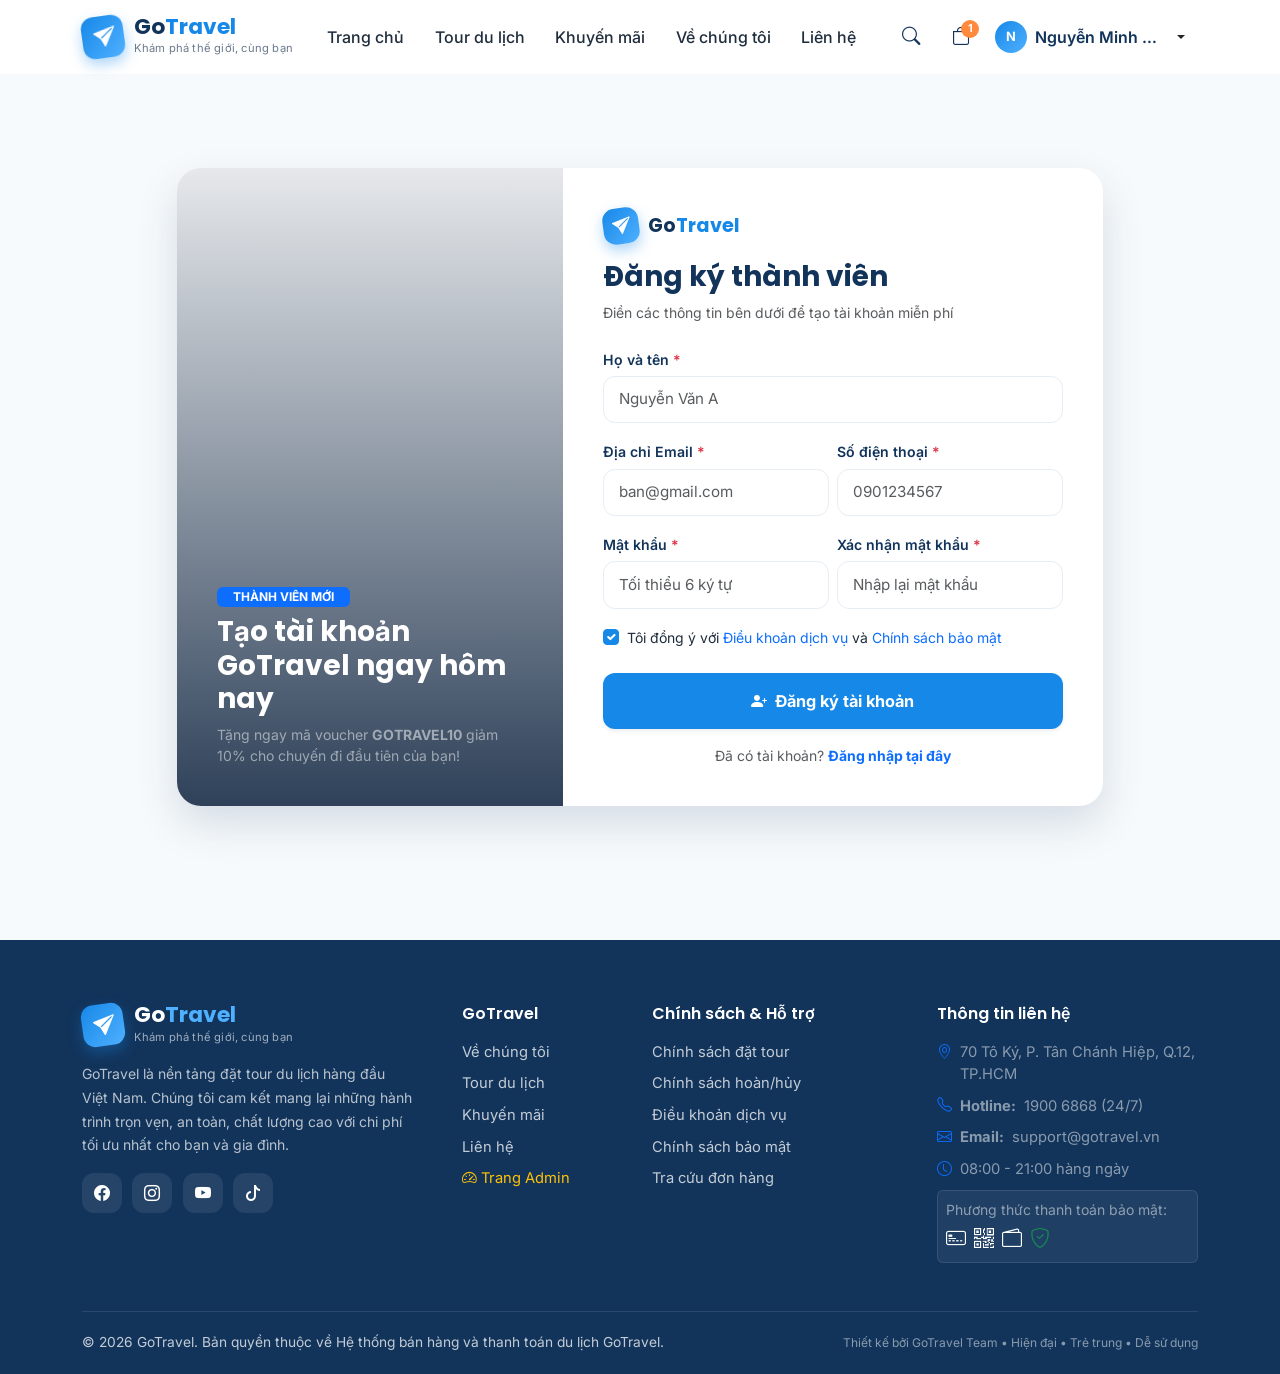
<file: register.html>
﻿<!DOCTYPE html>
<html lang="vi">
<head>
  <meta charset="UTF-8">
  <meta name="viewport" content="width=device-width, initial-scale=1.0">
  <title>Đăng Ký Tài Khoản - GoTravel</title>
  <meta name="description" content="Đăng ký tài khoản mới tại GoTravel để nhận ngay voucher giảm 10% và trải nghiệm đặt tour trực tuyến thuận tiện.">
  
  <link rel="preconnect" href="https://fonts.googleapis.com">
  <link rel="preconnect" href="https://fonts.gstatic.com" crossorigin>
  <link href="https://fonts.googleapis.com/css2?family=Inter:wght@400;500;600;700&family=Poppins:wght@500;600;700;800&display=swap" rel="stylesheet">
  
  <link href="https://cdn.jsdelivr.net/npm/bootstrap@5.3.3/dist/css/bootstrap.min.css" rel="stylesheet">
  <link href="https://cdn.jsdelivr.net/npm/bootstrap-icons@1.11.3/font/bootstrap-icons.min.css" rel="stylesheet">
  <link rel="stylesheet" href="css/style.css">
</head>
<body class="bg-soft">

  <div id="site-header-container"></div>

  <div class="auth-wrap">
    <div class="container">
      <div class="row justify-content-center">
        <div class="col-12 col-lg-10">
          <div class="auth-card row g-0">
            <!-- Left Side Travel Image -->
            <div class="col-12 col-md-5 auth-side d-none d-md-flex" style="background-image: url('https://images.unsplash.com/photo-1559592413-7cec4d0cae2b?auto=format&fit=crop&w=1000&q=80');">
              <div>
                <span class="badge bg-primary mb-2 px-3 py-1">THÀNH VIÊN MỚI</span>
                <h3 class="fw-bold mb-2">Tạo tài khoản GoTravel ngay hôm nay</h3>
                <p class="small text-white-50 mb-0">Tặng ngay mã voucher <strong>GOTRAVEL10</strong> giảm 10% cho chuyến đi đầu tiên của bạn!</p>
              </div>
            </div>

            <!-- Right Side Register Form -->
            <div class="col-12 col-md-7 auth-form">
              <div class="mb-4">
                <a class="brand mb-3 d-inline-flex" href="index.html">
                  <div class="brand-icon" style="width:36px;height:36px;font-size:1.1rem;"><i class="bi bi-send-fill"></i></div>
                  <div class="brand-name" style="font-size:1.2rem;">Go<span>Travel</span></div>
                </a>
                <h2 class="fw-bold text-navy h3">Đăng ký thành viên</h2>
                <p class="text-muted small">Điền các thông tin bên dưới để tạo tài khoản miễn phí</p>
              </div>

              <form id="register-form" onsubmit="handleRegisterSubmit(event)">
                <div class="mb-3">
                  <label class="form-label">Họ và tên <span class="text-danger">*</span></label>
                  <input type="text" id="reg-name" class="form-control" placeholder="Nguyễn Văn A" required>
                </div>

                <div class="row g-2 mb-3">
                  <div class="col-12 col-md-6">
                    <label class="form-label">Địa chỉ Email <span class="text-danger">*</span></label>
                    <input type="email" id="reg-email" class="form-control" placeholder="ban@gmail.com" required>
                  </div>
                  <div class="col-12 col-md-6">
                    <label class="form-label">Số điện thoại <span class="text-danger">*</span></label>
                    <input type="tel" id="reg-phone" class="form-control" placeholder="0901234567" required pattern="[0-9]{9,11}">
                  </div>
                </div>

                <div class="row g-2 mb-3">
                  <div class="col-12 col-md-6">
                    <label class="form-label">Mật khẩu <span class="text-danger">*</span></label>
                    <input type="password" id="reg-password" class="form-control" placeholder="Tối thiểu 6 ký tự" required minlength="6">
                  </div>
                  <div class="col-12 col-md-6">
                    <label class="form-label">Xác nhận mật khẩu <span class="text-danger">*</span></label>
                    <input type="password" id="reg-confirm" class="form-control" placeholder="Nhập lại mật khẩu" required minlength="6">
                  </div>
                </div>

                <div class="form-check mb-4">
                  <input class="form-check-input" type="checkbox" id="reg-terms" checked required>
                  <label class="form-check-label small" for="reg-terms">
                    Tôi đồng ý với <a href="javascript:void(0)" class="text-primary" onclick="alert('Điều khoản GoTravel: Bảo mật thông tin, hỗ trợ khách hàng và minh bạch chi phí.')">Điều khoản dịch vụ</a> và <a href="javascript:void(0)" class="text-primary" onclick="alert('Chính sách bảo mật: GoTravel cam kết không chia sẻ dữ liệu với bên thứ ba.')">Chính sách bảo mật</a>
                  </label>
                </div>

                <button type="submit" class="btn btn-gt btn-lg w-100 py-3 fw-bold shadow-sm mb-3">
                  <i class="bi bi-person-plus-fill me-2"></i>Đăng ký tài khoản
                </button>

                <div class="text-center small text-muted">
                  Đã có tài khoản? <a href="login.html" class="fw-bold text-primary">Đăng nhập tại đây</a>
                </div>
              </form>
            </div>
          </div>
        </div>
      </div>
    </div>
  </div>

  <div id="site-footer-container"></div>

  <script src="https://cdn.jsdelivr.net/npm/bootstrap@5.3.3/dist/js/bootstrap.bundle.min.js"></script>
  <script src="js/data.js"></script>
  <script src="js/api.js"></script>
  <script src="js/app.js"></script>
  <script>
    document.addEventListener('DOMContentLoaded', () => {
      document.getElementById('site-header-container').innerHTML = GTApp.getHeaderHTML();
      document.getElementById('site-footer-container').innerHTML = GTApp.getFooterHTML();
      GTApp.updateHeaderUser();
      GTApp.updateCartBadge();
      GTApp.setupSearchOverlay();
    });

    async function handleRegisterSubmit(e) {
      e.preventDefault();
      const name = document.getElementById('reg-name').value.trim();
      const email = document.getElementById('reg-email').value.trim();
      const phone = document.getElementById('reg-phone').value.trim();
      const pass = document.getElementById('reg-password').value;
      const conf = document.getElementById('reg-confirm').value;

      if (pass !== conf) {
        GTApp.toast('Mật khẩu xác nhận không khớp!', 'warning');
        document.getElementById('reg-confirm').focus();
        return;
      }

      const res = await GTStore.registerAsync({ name, email, phone, password: pass });
      if (!res.success) {
        GTApp.toast(res.message || 'Đăng ký thất bại', 'error');
        return;
      }

      GTApp.toast('Đăng ký tài khoản thành công! Tự động đăng nhập...', 'success');
      setTimeout(() => {
        window.location.href = 'profile.html';
      }, 700);
    }
  </script>
</body>
</html>
</file>
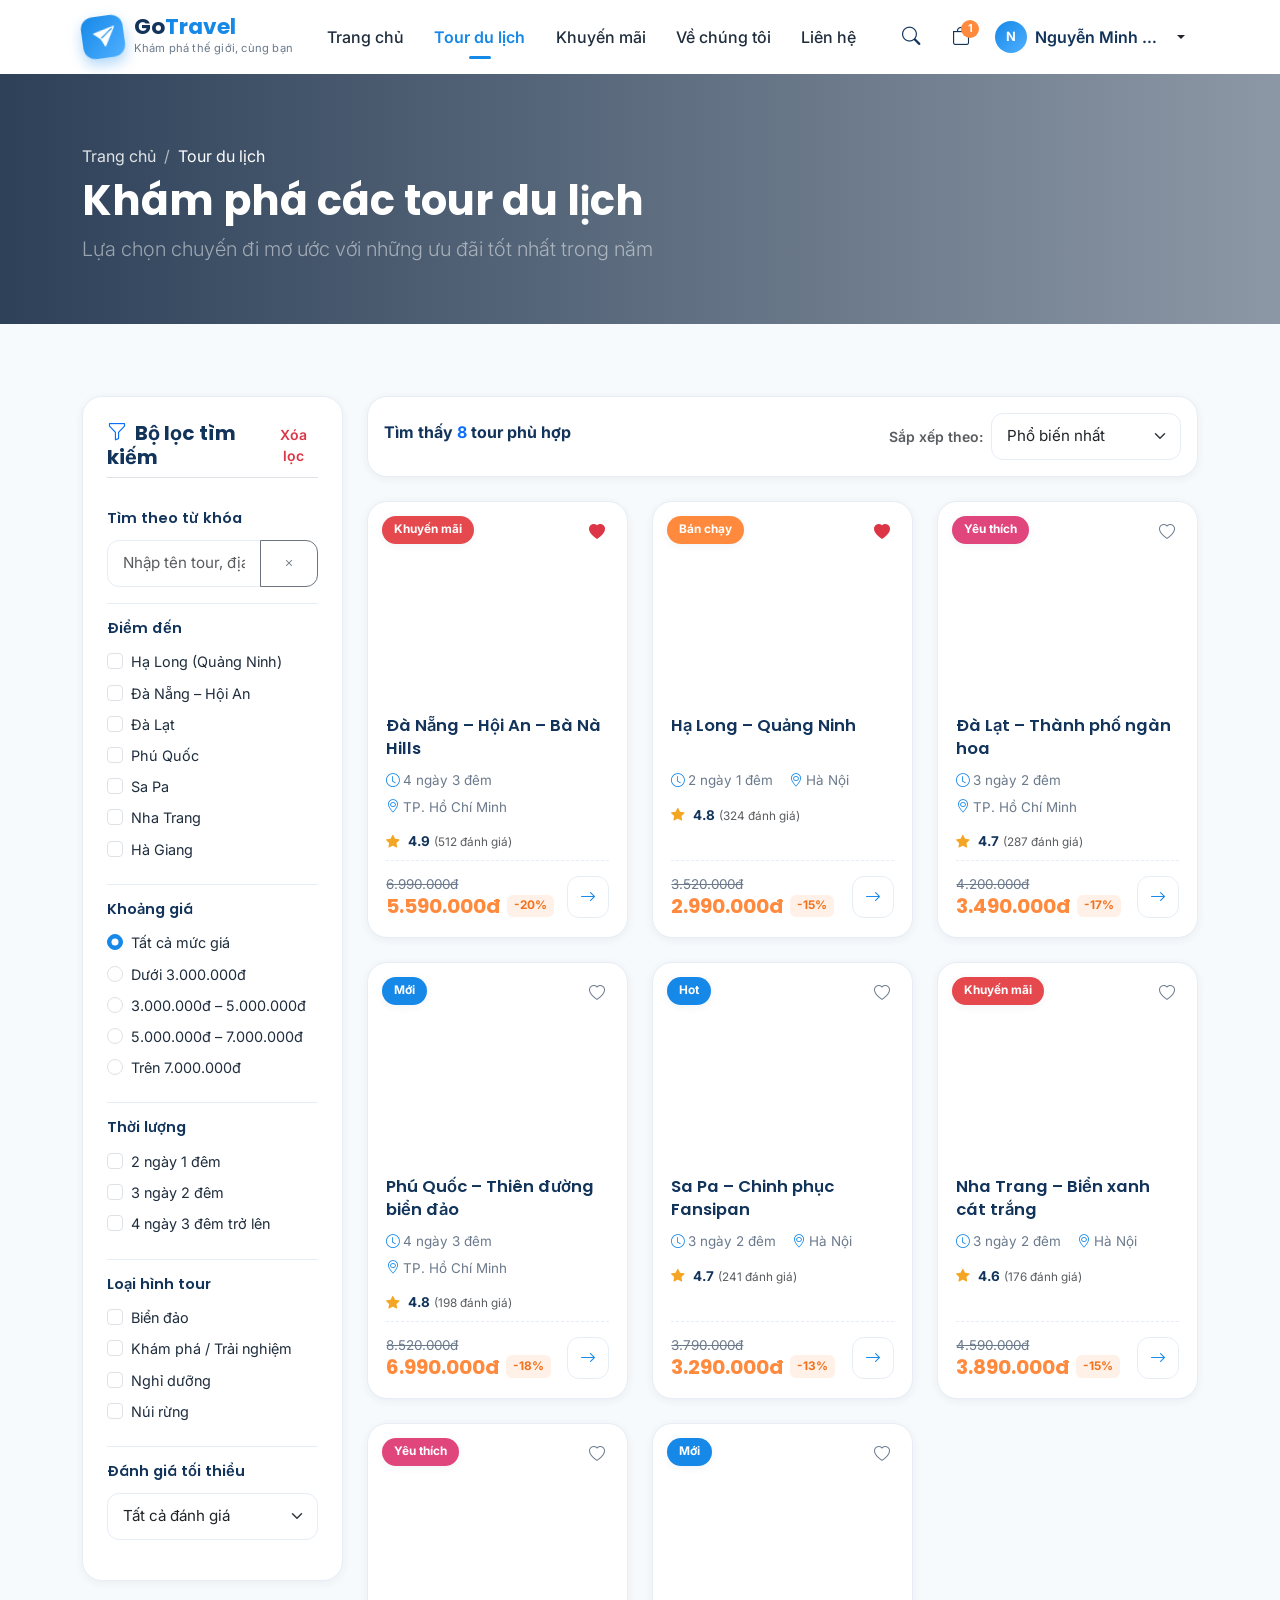
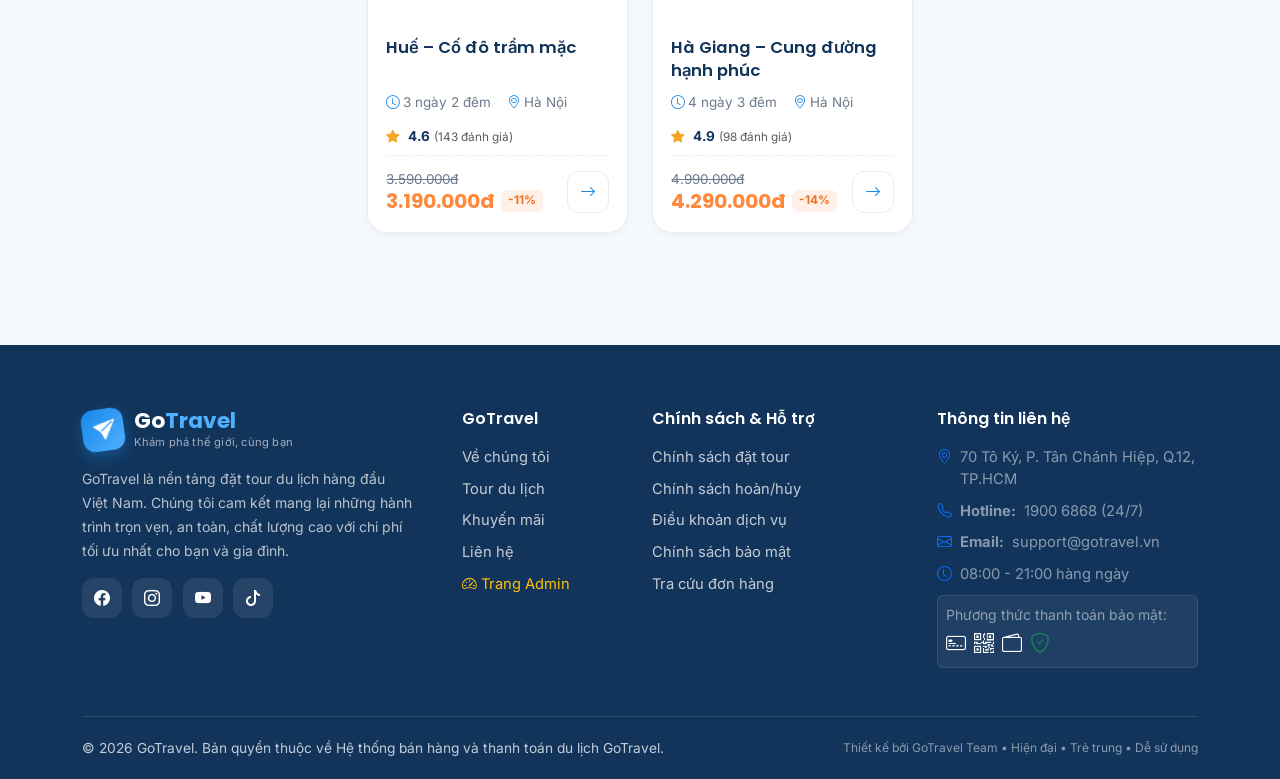
<file: tours.html>
﻿<!DOCTYPE html>
<html lang="vi">
<head>
  <meta charset="UTF-8">
  <meta name="viewport" content="width=device-width, initial-scale=1.0">
  <title>Danh Sách Tour Du Lịch - GoTravel</title>
  <meta name="description" content="Danh sách các tour du lịch hấp dẫn, khởi hành hàng tuần tại GoTravel. Lọc theo điểm đến, mức giá, thời lượng dễ dàng.">
  
  <link rel="preconnect" href="https://fonts.googleapis.com">
  <link rel="preconnect" href="https://fonts.gstatic.com" crossorigin>
  <link href="https://fonts.googleapis.com/css2?family=Inter:wght@400;500;600;700&family=Poppins:wght@500;600;700;800&display=swap" rel="stylesheet">
  
  <link href="https://cdn.jsdelivr.net/npm/bootstrap@5.3.3/dist/css/bootstrap.min.css" rel="stylesheet">
  <link href="https://cdn.jsdelivr.net/npm/bootstrap-icons@1.11.3/font/bootstrap-icons.min.css" rel="stylesheet">
  <link rel="stylesheet" href="css/style.css">
</head>
<body>

  <div id="site-header-container"></div>

  <!-- Page Banner -->
  <section class="page-banner" style="background-image: url('https://images.unsplash.com/photo-1507525428034-b723cf961d3e?auto=format&fit=crop&w=1920&q=80');">
    <div class="container">
      <nav aria-label="breadcrumb">
        <ol class="breadcrumb mb-2">
          <li class="breadcrumb-item"><a href="index.html">Trang chủ</a></li>
          <li class="breadcrumb-item active" aria-current="page">Tour du lịch</li>
        </ol>
      </nav>
      <h1 class="display-5 fw-bold mb-2">Khám phá các tour du lịch</h1>
      <p class="lead mb-0 text-white-50">Lựa chọn chuyến đi mơ ước với những ưu đãi tốt nhất trong năm</p>
    </div>
  </section>

  <!-- Main Tour Content -->
  <section class="section">
    <div class="container">
      <div class="row g-4">
        <!-- Sidebar Filter (Left) -->
        <div class="col-12 col-lg-3">
          <div class="card-gt filter-card">
            <div class="d-flex justify-content-between align-items-center mb-3 pb-2 border-bottom">
              <h5 class="m-0 fw-bold text-navy"><i class="bi bi-funnel text-primary me-2"></i>Bộ lọc tìm kiếm</h5>
              <button class="btn btn-sm btn-link text-danger text-decoration-none p-0" onclick="resetFilters()">Xóa lọc</button>
            </div>

            <!-- Từ khóa tìm kiếm nhanh -->
            <div class="filter-group">
              <h6>Tìm theo từ khóa</h6>
              <div class="input-group">
                <input type="text" id="filter-keyword" class="form-control form-control-sm" placeholder="Nhập tên tour, địa danh..." oninput="applyFilters()">
                <button class="btn btn-sm btn-outline-secondary" type="button" onclick="document.getElementById('filter-keyword').value=''; applyFilters();"><i class="bi bi-x"></i></button>
              </div>
            </div>

            <!-- Điểm đến -->
            <div class="filter-group">
              <h6>Điểm đến</h6>
              <div class="form-check">
                <input class="form-check-input filter-dest" type="checkbox" value="Hạ Long" id="dest-halong" onchange="applyFilters()">
                <label class="form-check-label" for="dest-halong">Hạ Long (Quảng Ninh)</label>
              </div>
              <div class="form-check">
                <input class="form-check-input filter-dest" type="checkbox" value="Đà Nẵng" id="dest-danang" onchange="applyFilters()">
                <label class="form-check-label" for="dest-danang">Đà Nẵng – Hội An</label>
              </div>
              <div class="form-check">
                <input class="form-check-input filter-dest" type="checkbox" value="Đà Lạt" id="dest-dalat" onchange="applyFilters()">
                <label class="form-check-label" for="dest-dalat">Đà Lạt</label>
              </div>
              <div class="form-check">
                <input class="form-check-input filter-dest" type="checkbox" value="Phú Quốc" id="dest-phuquoc" onchange="applyFilters()">
                <label class="form-check-label" for="dest-phuquoc">Phú Quốc</label>
              </div>
              <div class="form-check">
                <input class="form-check-input filter-dest" type="checkbox" value="Sa Pa" id="dest-sapa" onchange="applyFilters()">
                <label class="form-check-label" for="dest-sapa">Sa Pa</label>
              </div>
              <div class="form-check">
                <input class="form-check-input filter-dest" type="checkbox" value="Nha Trang" id="dest-nhatrang" onchange="applyFilters()">
                <label class="form-check-label" for="dest-nhatrang">Nha Trang</label>
              </div>
              <div class="form-check">
                <input class="form-check-input filter-dest" type="checkbox" value="Hà Giang" id="dest-hagiang" onchange="applyFilters()">
                <label class="form-check-label" for="dest-hagiang">Hà Giang</label>
              </div>
            </div>

            <!-- Khoảng giá -->
            <div class="filter-group">
              <h6>Khoảng giá</h6>
              <div class="form-check">
                <input class="form-check-input" type="radio" name="priceRange" value="all" id="price-all" checked onchange="applyFilters()">
                <label class="form-check-label" for="price-all">Tất cả mức giá</label>
              </div>
              <div class="form-check">
                <input class="form-check-input" type="radio" name="priceRange" value="under-3m" id="price-1" onchange="applyFilters()">
                <label class="form-check-label" for="price-1">Dưới 3.000.000đ</label>
              </div>
              <div class="form-check">
                <input class="form-check-input" type="radio" name="priceRange" value="3m-5m" id="price-2" onchange="applyFilters()">
                <label class="form-check-label" for="price-2">3.000.000đ – 5.000.000đ</label>
              </div>
              <div class="form-check">
                <input class="form-check-input" type="radio" name="priceRange" value="5m-7m" id="price-3" onchange="applyFilters()">
                <label class="form-check-label" for="price-3">5.000.000đ – 7.000.000đ</label>
              </div>
              <div class="form-check">
                <input class="form-check-input" type="radio" name="priceRange" value="above-7m" id="price-4" onchange="applyFilters()">
                <label class="form-check-label" for="price-4">Trên 7.000.000đ</label>
              </div>
            </div>

            <!-- Thời lượng -->
            <div class="filter-group">
              <h6>Thời lượng</h6>
              <div class="form-check">
                <input class="form-check-input filter-dur" type="checkbox" value="2" id="dur-2" onchange="applyFilters()">
                <label class="form-check-label" for="dur-2">2 ngày 1 đêm</label>
              </div>
              <div class="form-check">
                <input class="form-check-input filter-dur" type="checkbox" value="3" id="dur-3" onchange="applyFilters()">
                <label class="form-check-label" for="dur-3">3 ngày 2 đêm</label>
              </div>
              <div class="form-check">
                <input class="form-check-input filter-dur" type="checkbox" value="4" id="dur-4" onchange="applyFilters()">
                <label class="form-check-label" for="dur-4">4 ngày 3 đêm trở lên</label>
              </div>
            </div>

            <!-- Loại tour -->
            <div class="filter-group">
              <h6>Loại hình tour</h6>
              <div class="form-check">
                <input class="form-check-input filter-type" type="checkbox" value="Biển đảo" id="type-sea" onchange="applyFilters()">
                <label class="form-check-label" for="type-sea">Biển đảo</label>
              </div>
              <div class="form-check">
                <input class="form-check-input filter-type" type="checkbox" value="Khám phá" id="type-disc" onchange="applyFilters()">
                <label class="form-check-label" for="type-disc">Khám phá / Trải nghiệm</label>
              </div>
              <div class="form-check">
                <input class="form-check-input filter-type" type="checkbox" value="Nghỉ dưỡng" id="type-resort" onchange="applyFilters()">
                <label class="form-check-label" for="type-resort">Nghỉ dưỡng</label>
              </div>
              <div class="form-check">
                <input class="form-check-input filter-type" type="checkbox" value="Núi rừng" id="type-mountain" onchange="applyFilters()">
                <label class="form-check-label" for="type-mountain">Núi rừng</label>
              </div>
            </div>

            <!-- Đánh giá -->
            <div class="filter-group">
              <h6>Đánh giá tối thiểu</h6>
              <select id="filter-rating" class="form-select form-select-sm" onchange="applyFilters()">
                <option value="0">Tất cả đánh giá</option>
                <option value="4.8">4.8★ trở lên (Rất tốt)</option>
                <option value="4.6">4.6★ trở lên</option>
                <option value="4.0">4.0★ trở lên</option>
              </select>
            </div>
          </div>
        </div>

        <!-- Tour Grid (Right) -->
        <div class="col-12 col-lg-9">
          <!-- Top bar with count & sorting -->
          <div class="card-gt p-3 mb-4 d-flex flex-wrap justify-content-between align-items-center gap-3">
            <div>
              <span id="results-count" class="fw-bold text-navy fs-6">Đang tải danh sách tour...</span>
              <div id="active-filter-chips" class="d-flex flex-wrap gap-2 mt-2"></div>
            </div>

            <div class="d-flex align-items-center gap-2 ms-auto">
              <label for="sort-select" class="small text-muted fw-semibold mb-0 text-nowrap">Sắp xếp theo:</label>
              <select id="sort-select" class="form-select form-select-sm" style="width:190px;" onchange="applyFilters()">
                <option value="popular">Phổ biến nhất</option>
                <option value="price-asc">Giá thấp → cao</option>
                <option value="price-desc">Giá cao → thấp</option>
                <option value="newest">Mới nhất</option>
                <option value="rating">Đánh giá cao nhất</option>
              </select>
            </div>
          </div>

          <!-- Tours Grid -->
          <div class="row g-4" id="tours-grid">
            <!-- Rendered by JS -->
          </div>

          <!-- Empty State -->
          <div id="empty-state" class="empty-state d-none">
            <i class="bi bi-search"></i>
            <h5 class="fw-bold text-navy">Không tìm thấy tour phù hợp</h5>
            <p class="text-muted">Vui lòng điều chỉnh lại tiêu chí lọc hoặc thử tìm với từ khóa khác.</p>
            <button class="btn btn-outline-gt mt-2" onclick="resetFilters()">Xem tất cả các tour</button>
          </div>

          <!-- Pagination / Load more -->
          <div id="load-more-zone" class="text-center mt-5">
            <button id="btn-load-more" class="btn btn-outline-gt px-4 py-2" onclick="loadMore()">
              <i class="bi bi-arrow-clockwise me-2"></i>Xem thêm tour
            </button>
          </div>
        </div>
      </div>
    </div>
  </section>

  <div id="site-footer-container"></div>

  <script src="https://cdn.jsdelivr.net/npm/bootstrap@5.3.3/dist/js/bootstrap.bundle.min.js"></script>
  <script src="js/data.js"></script>
  <script src="js/api.js"></script>
  <script src="js/app.js"></script>
  <script>
    let visibleCount = 8;
    let filteredTours = [];

    document.addEventListener('DOMContentLoaded', () => {
      document.getElementById('site-header-container').innerHTML = GTApp.getHeaderHTML('tours');
      document.getElementById('site-footer-container').innerHTML = GTApp.getFooterHTML();
      GTApp.updateHeaderUser();
      GTApp.updateCartBadge();
      GTApp.setupSearchOverlay();

      // Read query params from URL
      const urlParams = new URLSearchParams(window.location.search);
      const destParam = urlParams.get('dest');
      const qParam = urlParams.get('q');
      const typeParam = urlParams.get('type');

      if (qParam) {
        document.getElementById('filter-keyword').value = qParam;
      }
      if (destParam) {
        document.querySelectorAll('.filter-dest').forEach(chk => {
          if (chk.value.toLowerCase().includes(destParam.toLowerCase()) || destParam.toLowerCase().includes(chk.value.toLowerCase())) {
            chk.checked = true;
          }
        });
      }
      if (typeParam) {
        document.querySelectorAll('.filter-type').forEach(chk => {
          if (chk.value.toLowerCase() === typeParam.toLowerCase()) {
            chk.checked = true;
          }
        });
      }

      applyFilters();
    });

    function applyFilters() {
      const allTours = GTStore.getTours();
      const keyword = (document.getElementById('filter-keyword').value || '').trim().toLowerCase();
      
      const checkedDests = Array.from(document.querySelectorAll('.filter-dest:checked')).map(c => c.value.toLowerCase());
      const checkedDurs = Array.from(document.querySelectorAll('.filter-dur:checked')).map(c => Number(c.value));
      const checkedTypes = Array.from(document.querySelectorAll('.filter-type:checked')).map(c => c.value.toLowerCase());
      const priceRange = document.querySelector('input[name="priceRange"]:checked')?.value || 'all';
      const minRating = parseFloat(document.getElementById('filter-rating').value) || 0;
      const sortBy = document.getElementById('sort-select').value;

      filteredTours = allTours.filter(tour => {
        // Keyword
        if (keyword) {
          const matchName = tour.name.toLowerCase().includes(keyword);
          const matchDest = tour.destination.toLowerCase().includes(keyword);
          const matchOverview = (tour.overview || '').toLowerCase().includes(keyword);
          if (!matchName && !matchDest && !matchOverview) return false;
        }

        // Destination
        if (checkedDests.length > 0) {
          const hasDest = checkedDests.some(d => tour.destination.toLowerCase().includes(d) || tour.name.toLowerCase().includes(d));
          if (!hasDest) return false;
        }

        // Price range
        if (priceRange === 'under-3m' && tour.price >= 3000000) return false;
        if (priceRange === '3m-5m' && (tour.price < 3000000 || tour.price > 5000000)) return false;
        if (priceRange === '5m-7m' && (tour.price < 5000000 || tour.price > 7000000)) return false;
        if (priceRange === 'above-7m' && tour.price <= 7000000) return false;

        // Duration
        if (checkedDurs.length > 0) {
          const matchDur = checkedDurs.some(days => {
            if (days === 4) return tour.days >= 4;
            return tour.days === days;
          });
          if (!matchDur) return false;
        }

        // Type
        if (checkedTypes.length > 0) {
          if (!checkedTypes.includes((tour.type || '').toLowerCase())) return false;
        }

        // Rating
        if (minRating > 0 && (tour.rating || 0) < minRating) return false;

        return true;
      });

      // Sorting
      if (sortBy === 'price-asc') {
        filteredTours.sort((a, b) => a.price - b.price);
      } else if (sortBy === 'price-desc') {
        filteredTours.sort((a, b) => b.price - a.price);
      } else if (sortBy === 'newest') {
        filteredTours.sort((a, b) => (b.createdAt || '').localeCompare(a.createdAt || ''));
      } else if (sortBy === 'rating') {
        filteredTours.sort((a, b) => (b.rating || 0) - (a.rating || 0));
      } else {
        // popular: featured first, then reviews
        filteredTours.sort((a, b) => (b.featured ? 1 : 0) - (a.featured ? 1 : 0) || (b.reviews || 0) - (a.reviews || 0));
      }

      renderTourList();
    }

    function renderTourList() {
      const container = document.getElementById('tours-grid');
      const emptyState = document.getElementById('empty-state');
      const countEl = document.getElementById('results-count');
      const loadMoreBtn = document.getElementById('load-more-zone');

      countEl.innerHTML = `Tìm thấy <span class="text-primary">${filteredTours.length}</span> tour phù hợp`;

      if (filteredTours.length === 0) {
        container.innerHTML = '';
        emptyState.classList.remove('d-none');
        loadMoreBtn.classList.add('d-none');
        return;
      }

      emptyState.classList.add('d-none');
      const toursToShow = filteredTours.slice(0, visibleCount);
      
      // On listing page, render cards inside 3-column col-12 col-md-6 col-lg-4
      container.innerHTML = toursToShow.map(tour => {
        const isFav = GTStore.isFavorite(tour.id);
        let badgeClass = 'b-new';
        if (tour.badge === 'Bán chạy') badgeClass = 'b-hot';
        else if (tour.badge === 'Khuyến mãi') badgeClass = 'b-sale';
        else if (tour.badge === 'Yêu thích') badgeClass = 'b-love';

        const discountPercent = tour.oldPrice ? Math.round(((tour.oldPrice - tour.price) / tour.oldPrice) * 100) : 0;
        const coverImg = (tour.images && tour.images[0]) || FALLBACK_IMG;

        return `
          <div class="col-12 col-md-6 col-lg-4">
            <div class="tour-card" onclick="window.location.href='tour-detail.html?id=${tour.id}'">
              <div class="tour-thumb">
                <img src="${coverImg}" alt="${tour.name}" loading="lazy" onerror="this.src='${FALLBACK_IMG}'">
                <span class="tour-badge ${badgeClass}">${tour.badge || 'Nổi bật'}</span>
                <button class="fav-btn ${isFav ? 'active' : ''}" data-fav-id="${tour.id}" title="Yêu thích" onclick="event.stopPropagation(); GTStore.toggleFavorite(${tour.id})">
                  <i class="bi ${isFav ? 'bi-heart-fill text-danger' : 'bi-heart'}"></i>
                </button>
              </div>
              <div class="tour-body">
                <h5 class="tour-title" title="${tour.name}">${tour.name}</h5>
                <div class="tour-meta">
                  <span><i class="bi bi-clock"></i>${tour.days} ngày ${tour.nights} đêm</span>
                  <span><i class="bi bi-geo-alt"></i>${tour.departFrom}</span>
                </div>
                <div class="tour-rating mb-2">
                  <span class="stars"><i class="bi bi-star-fill"></i></span>
                  <strong class="text-navy ms-1">${tour.rating || 4.8}</strong>
                  <small class="text-muted">(${tour.reviews || 120} đánh giá)</small>
                </div>
                <div class="tour-foot">
                  <div>
                    ${tour.oldPrice ? `<div class="price-old">${GTApp.formatVND(tour.oldPrice)}</div>` : ''}
                    <div class="d-flex align-items-center">
                      <span class="price-now">${GTApp.formatVND(tour.price)}</span>
                      ${discountPercent > 0 ? `<span class="discount-tag">-${discountPercent}%</span>` : ''}
                    </div>
                  </div>
                  <span class="arrow-btn" title="Xem chi tiết">
                    <i class="bi bi-arrow-right"></i>
                  </span>
                </div>
              </div>
            </div>
          </div>
        `;
      }).join('');

      if (visibleCount >= filteredTours.length) {
        loadMoreBtn.classList.add('d-none');
      } else {
        loadMoreBtn.classList.remove('d-none');
      }
    }

    function loadMore() {
      visibleCount += 6;
      renderTourList();
    }

    function resetFilters() {
      document.getElementById('filter-keyword').value = '';
      document.querySelectorAll('.filter-dest').forEach(c => c.checked = false);
      document.querySelectorAll('.filter-dur').forEach(c => c.checked = false);
      document.querySelectorAll('.filter-type').forEach(c => c.checked = false);
      document.getElementById('price-all').checked = true;
      document.getElementById('filter-rating').value = '0';
      document.getElementById('sort-select').value = 'popular';
      visibleCount = 8;
      applyFilters();
    }
  </script>
</body>
</html>
</file>
<file: css/style.css>
/* =========================================================
   GoTravel - Main Stylesheet Bundle
   =========================================================
   Tổ chức theo các module chuyên biệt:
   1. base.css    : Biến hệ thống (:root), typography, buttons, forms, toasts, animations
   2. header.css  : Header, navigation, logo, profile dropdown, search overlay
   3. home.css    : Hero banner, booking search box, 6 icon USP, điểm đến, CTA
   4. tours.css   : Thẻ tour, bộ lọc sidebar, gallery, timeline lịch trình, đánh giá, vouchers
   5. booking.css : Tiến trình 4 bước đặt tour, thanh toán (thẻ/QR/ví), auth, profile
   6. footer.css  : Chân trang, liên kết, mạng xã hội, bản quyền
   ========================================================= */

@import "base.css";
@import "header.css";
@import "home.css";
@import "tours.css";
@import "booking.css";
@import "footer.css";
</file>
<file: css/admin.css>
/* =========================================================
   GoTravel - Admin Stylesheet
   ========================================================= */

.admin-layout {
  display: flex;
  min-height: 100vh;
  background: #f4f7fb;
}

.admin-sidebar {
  width: 260px;
  background: #12345B;
  color: #fff;
  flex-shrink: 0;
  display: flex;
  flex-direction: column;
  position: sticky;
  top: 0;
  height: 100vh;
  z-index: 100;
  box-shadow: 4px 0 20px rgba(18,52,91,.15);
}

.admin-brand {
  padding: 1.5rem;
  border-bottom: 1px solid rgba(255,255,255,.1);
  display: flex;
  align-items: center;
  gap: .75rem;
}

.admin-nav {
  padding: 1rem .75rem;
  flex: 1;
  overflow-y: auto;
}

.admin-nav-item {
  display: flex;
  align-items: center;
  gap: .85rem;
  padding: .8rem 1rem;
  border-radius: 12px;
  color: rgba(255,255,255,.75);
  font-weight: 500;
  font-size: .94rem;
  transition: all .2s ease;
  margin-bottom: 4px;
  text-decoration: none;
  cursor: pointer;
}

.admin-nav-item:hover {
  color: #fff;
  background: rgba(255,255,255,.08);
}

.admin-nav-item.active {
  color: #fff;
  background: #1688E8;
  font-weight: 600;
  box-shadow: 0 4px 12px rgba(22,136,232,.35);
}

.admin-nav-item i {
  font-size: 1.2rem;
}

.admin-main {
  flex: 1;
  display: flex;
  flex-direction: column;
  min-width: 0;
}

.admin-topbar {
  height: 70px;
  background: #fff;
  border-bottom: 1px solid #e6edf5;
  display: flex;
  align-items: center;
  justify-content: space-between;
  padding: 0 2rem;
  position: sticky;
  top: 0;
  z-index: 99;
}

.admin-content {
  padding: 2rem;
  flex: 1;
}

.stat-card {
  background: #fff;
  border-radius: 18px;
  padding: 1.5rem;
  box-shadow: 0 4px 16px rgba(18,52,91,.04);
  border: 1px solid #e6edf5;
  display: flex;
  align-items: center;
  gap: 1.25rem;
  transition: transform .2s ease;
}

.stat-card:hover {
  transform: translateY(-3px);
}

.stat-icon {
  width: 58px;
  height: 58px;
  border-radius: 16px;
  display: grid;
  place-items: center;
  font-size: 1.6rem;
  flex-shrink: 0;
}

.stat-card h3 {
  font-family: 'Poppins', sans-serif;
  font-weight: 700;
  font-size: 1.65rem;
  margin: 0;
  color: #12345B;
}

.stat-card small {
  color: #6b7a8c;
  font-weight: 500;
}

.admin-chart-bar {
  display: flex;
  align-items: flex-end;
  gap: 1.2rem;
  height: 220px;
  padding: 1rem 0;
}

.bar-col {
  flex: 1;
  display: flex;
  flex-direction: column;
  align-items: center;
  height: 100%;
  justify-content: flex-end;
}

.bar-fill {
  width: 100%;
  max-width: 44px;
  background: linear-gradient(180deg, #1688E8, #4fb0ff);
  border-radius: 8px 8px 0 0;
  transition: height .6s ease;
  position: relative;
}

.bar-fill:hover {
  background: linear-gradient(180deg, #FF8A3D, #ffaa6b);
}

.bar-label {
  font-size: .8rem;
  color: #6b7a8c;
  margin-top: .6rem;
  font-weight: 600;
}

.bar-val {
  position: absolute;
  top: -24px;
  left: 50%;
  transform: translateX(-50%);
  font-size: .72rem;
  font-weight: 700;
  color: #12345B;
  white-space: nowrap;
}

@media (max-width: 991.98px) {
  .admin-sidebar {
    position: fixed;
    left: -260px;
    transition: left .3s ease;
  }
  .admin-sidebar.show {
    left: 0;
  }
  .admin-topbar {
    padding: 0 1rem;
  }
  .admin-content {
    padding: 1.25rem;
  }
}
</file>
